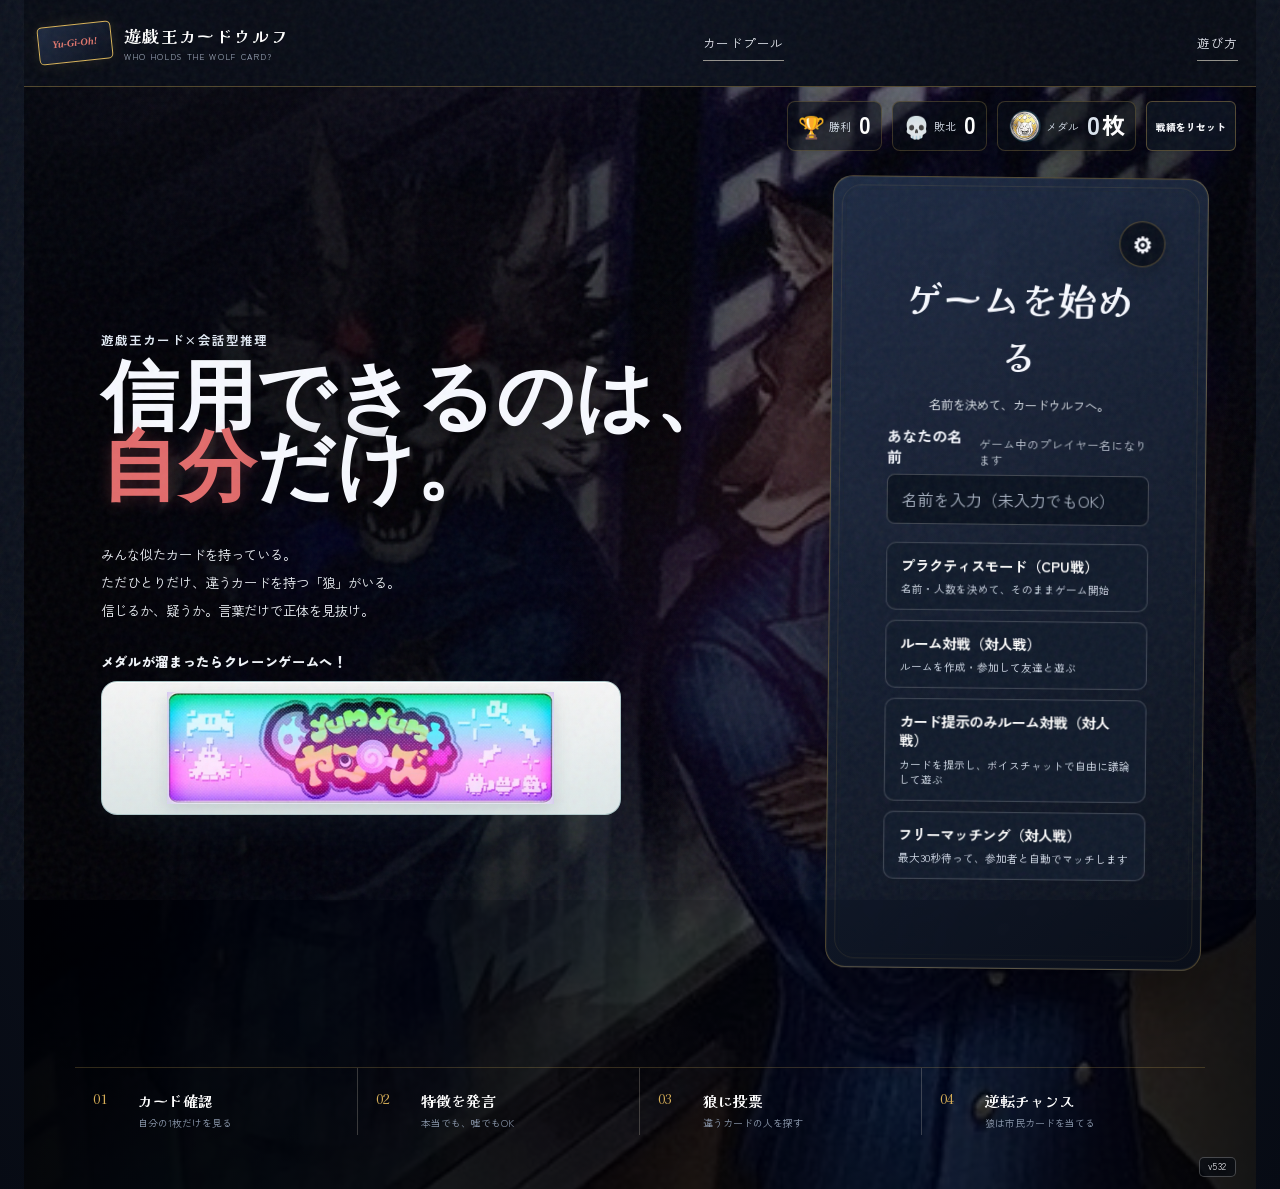
<file: index.html>
<!DOCTYPE html>
<html lang="ja" data-debug-mode="false">
<head>
    <script>document.documentElement.dataset.debugMode=new URLSearchParams(location.search).get("debug")==="1"?"true":"false";</script>
    <meta charset="UTF-8">
    <meta name="viewport" content="width=device-width, initial-scale=1.0">
    <meta name="theme-color" content="#111827">
    <meta name="description" content="遊戯王カードを使って狼カードを見つける会話型推理ゲーム「遊戯王カードウルフ」">
    <title>遊戯王カードウルフ | 会話型カード推理ゲーム</title>
    <link rel="preconnect" href="https://fonts.googleapis.com">
    <link rel="preconnect" href="https://fonts.gstatic.com" crossorigin>
    <link href="https://fonts.googleapis.com/css2?family=Kaisei+Decol:wght@500;700&family=Zen+Kaku+Gothic+New:wght@400;500;700&display=swap" rel="stylesheet">
    <link rel="stylesheet" href="styles.css?v=v532">
</head>
<body>
    <div class="grain" aria-hidden="true"></div>

    <header class="site-header ygo-header">
        <a class="brand" href="#" aria-label="遊戯王カードウルフ トップ">
            <span class="brand-mark ygo-mark" aria-hidden="true"><span>Yu-Gi-Oh!</span></span>
            <span class="brand-copy">
                <strong>遊戯王カードウルフ</strong>
                <small>WHO HOLDS THE WOLF CARD?</small>
            </span>
        </a>
        <button class="text-button" id="poolButton" type="button">カードプール</button>
        <button class="text-button" id="rulesButton" type="button">遊び方</button>
    </header>

    <main>
        <section class="setup-screen" id="setupScreen">
            <div class="hero-copy"><p class="hero-kicker">遊戯王カード×会話型推理</p>
                
                <h1><span class="hero-catch"><span class="catch-line-one">信用できるのは、</span><span class="catch-line-two"><span class="catch-self">自分</span>だけ。</span></span></h1>
                <p class="hero-lead">
                    みんな似たカードを持っている。<br>
                    ただひとりだけ、違うカードを持つ「狼」がいる。<br>
                    信じるか、疑うか。言葉だけで正体を見抜け。
                </p>
                <p class="crane-entry-note crane-entry-note-desktop">メダルが溜まったらクレーンゲームへ！</p>
                <a class="crane-game-button crane-game-button-hero crane-entry-desktop" href="crane.html" aria-label="クレーンゲームへ">
                    <img class="crane-game-logo-image" src="assets/yummy/button_logo.png" alt="クレーンゲームへ">
                </a>
                <div class="hero-wolf-art" aria-hidden="true"><img src="assets/wolf-art.jpg" alt=""></div>
            </div>

            <div class="setup-card ygo-setup-card">
                <div class="setup-inner">
                    <h2>ゲームを始める</h2>
                    <p>名前を決めて、カードウルフへ。</p>

                    <div class="name-field">
                        <label for="playerName"><strong>あなたの名前</strong><span>ゲーム中のプレイヤー名になります</span></label>
                        <input id="playerName" type="text" maxlength="12" placeholder="名前を入力（未入力でもOK）" autocomplete="off">
                    </div>

                    <div class="mode-select" role="group" aria-label="ゲームモード">
                        <button class="mode-button practice-mode-button" id="soloModeButton" type="button" aria-label="プラクティスモード（CPU戦）">
                            <strong>プラクティスモード（CPU戦）</strong><span>名前・人数を決めて、そのままゲーム開始</span>
                        </button>
                        <button class="mode-button online-mode-button" id="onlineModeButton" type="button" aria-label="ルーム対戦（対人戦）">
                            <strong>ルーム対戦（対人戦）</strong><span>ルームを作成・参加して友達と遊ぶ</span>
                        </button>
                        <button class="mode-button voice-mode-button" id="voiceModeButton" type="button" aria-label="カード提示のみルーム対戦（対人戦）">
                            <strong>カード提示のみルーム対戦（対人戦）</strong><span>カードを提示し、ボイスチャットで自由に議論して遊ぶ</span>
                        </button>
                        <button class="mode-button free-match-mode-button" id="freeMatchButton" type="button" aria-label="フリーマッチング（対人戦）">
                            <strong>フリーマッチング（対人戦）</strong><span>最大30秒待って、参加者と自動でマッチします</span>
                        </button>
                    </div>

                    <div class="setup-actions">
                        <button class="settings-gear-button" id="advancedSettingsButton" type="button" aria-label="ルール設定を開く" title="ルール設定">
                            <span aria-hidden="true">⚙</span>
                            <span>ルール設定</span>
                        </button>
                    </div>

                </div>
            </div>

            <div class="crane-entry-mobile"><p class="crane-entry-note">メダルが溜まったらクレーンゲームへ！</p><a class="crane-game-button crane-game-button-hero" href="crane.html" aria-label="クレーンゲームへ"><img class="crane-game-logo-image" src="assets/yummy/button_logo.png" alt="クレーンゲームへ"></a></div>

            <div class="setup-score setup-score-floating" aria-label="戦績">
                <div class="record-item"><span class="record-label"><span class="record-icon" aria-hidden="true">🏆</span>勝利</span><strong id="winCount">0</strong></div>
                <div class="record-item"><span class="record-label"><span class="record-icon" aria-hidden="true">💀</span>敗北</span><strong id="lossCount">0</strong></div>
                <div class="record-item"><span class="record-label"><img class="medal-icon" src="assets/medal-icon.png" alt="">メダル</span><strong><span id="medalCount">0</span>枚</strong></div>
                <button class="reset-score-button" id="resetScoreButton" type="button">戦績をリセット</button>
            </div>

            <span class="build-version" aria-label="ゲームバージョン v532">v532</span>


            <ol class="rule-strip" aria-label="ゲームの流れ">
                <li><span>01</span><strong>カード確認</strong><small>自分の1枚だけを見る</small></li>
                <li><span>02</span><strong>特徴を発言</strong><small>本当でも、嘘でもOK</small></li>
                <li><span>03</span><strong>狼に投票</strong><small>違うカードの人を探す</small></li>
                <li><span>04</span><strong>逆転チャンス</strong><small>狼は市民カードを当てる</small></li>
            </ol>
        </section>

        <section class="game-screen" id="gameScreen" hidden>
            <div class="game-heading">
                <div>
                    <p class="phase-label" id="phaseLabel">PHASE 1 / 特徴を話す</p>
                    <h1 id="phaseTitle">カードを確認しよう</h1>
                </div>
                <div class="game-heading-actions">
                    <div class="game-score" aria-label="戦績">
                        <div class="record-item"><span class="record-label"><span class="record-icon" aria-hidden="true">🏆</span>勝利</span><strong id="gameWinCount">0</strong></div>
                        <div class="record-item"><span class="record-label"><span class="record-icon" aria-hidden="true">💀</span>敗北</span><strong id="gameLossCount">0</strong></div>
                        <div class="record-item"><span class="record-label"><img class="medal-icon" src="assets/medal-icon.png" alt="">メダル</span><strong><span id="gameMedalCount">0</span>枚</strong></div>
                    </div>
                    <button class="text-button" id="restartButton" type="button">部屋を退出</button>
                </div>
            </div>

            <div class="game-layout">
                <div class="game-top-row">
                    <section class="your-card-panel" aria-labelledby="yourCardTitle">
                        <div class="panel-heading">
                            <div>
                                <p>YOUR CARD</p>
                                <h2 id="yourCardTitle">あなたのカード</h2>
                            </div>
                        </div>
                        <div class="playing-card" id="yourCard"></div>
                    </section>

                    <section class="table-panel player-talk-panel" aria-label="プレイヤーと発言内容">
                        <div class="table-felt">
                            <div class="deck-mark ygo-deck-mark" aria-hidden="true">
                                <span>✦</span>
                                <strong>Yu-Gi-Oh!<br>CARD WOLF</strong>
                                <span>✦</span>
                            </div>
                            <div class="players" id="players"></div>
                        </div>
                    </section>
                </div>

                <section class="action-panel" id="actionPanel" aria-live="polite"></section>
            </div>

            <section class="talk-log" aria-labelledby="talkLogTitle">
                <div class="log-heading">
                    <p id="talkLogTitle">TABLE TALK</p>
                    <span id="logCount">0 messages</span>
                </div>
                <div class="log-list" id="talkLog"></div>
            </section>
        </section>
    </main>


    <div class="card-cutin" id="cardCutin" hidden aria-hidden="true">
        <div class="card-cutin-backdrop"></div>
        <div class="card-cutin-panel" role="dialog" aria-modal="true" aria-label="あなたのカード">
            <p class="card-cutin-kicker">YOUR CARD</p>
            <div class="card-cutin-content">
                <div class="card-cutin-image" id="cardCutinImage"></div>
                <div class="card-cutin-copy">
                    <p class="card-cutin-label">今回のカード</p>
                    <h2 id="cardCutinName"></h2>
                    <div class="card-cutin-info" id="cardCutinInfo"></div>
                </div>
            </div>
        </div>
    </div>

    <div class="card-cutin result-cutin" id="resultCutin" hidden aria-hidden="true">
        <div class="card-cutin-backdrop"></div>
        <div class="card-cutin-panel result-cutin-panel" role="dialog" aria-modal="true" aria-label="ゲーム結果">
            <p class="card-cutin-kicker" id="resultCutinKicker">GAME RESULT</p>
            <div class="result-cutin-word" id="resultCutinWord">WIN!</div>
        </div>
    </div>

    <dialog class="rules-dialog online-dialog" id="onlineDialog">
        <button class="dialog-close" id="closeOnlineButton" type="button" aria-label="閉じる">×</button>
        <p class="step-label">ONLINE</p>
        <h2 id="onlineDialogTitle">オンラインモード</h2>
        <p class="dialog-note" id="onlineDialogNote">同じURLから参加し、ルームコードで同じゲームに入ります。最大8人。人間が3人未満ならCPUを自動追加します。</p>

        <div class="online-actions">
            <button class="primary-button compact" id="createRoomButton" type="button"><span>新しい部屋を作る</span><span>＋</span></button>
            <div class="join-room-row">
                <input id="roomCodeInput" maxlength="4" minlength="4" inputmode="text" autocomplete="off" placeholder="ルームコード">
                <button class="secondary-button" id="joinRoomButton" type="button">参加</button>
            </div>
        </div>

        <div class="online-lobby" id="onlineLobby" hidden>
            <div class="room-code-card">
                <span>ROOM CODE</span>
                <strong id="onlineRoomCode">----</strong>
                <small>このコードを友達に伝えてください</small>
            </div>
            <div class="online-lobby-head">
                <strong>参加メンバー</strong>
                <span id="onlineLobbyStatus">接続中…</span>
            </div>
            <div class="online-player-list" id="onlinePlayerList"></div>
            <div class="online-player-limit-setting" id="onlinePlayerLimitSettingRow" data-room-setting="max-players">
                <label for="onlineMaxPlayers"><strong>最大人数</strong><span>3〜8人から選択</span></label>
                <select id="onlineMaxPlayers">
                    <option value="3">3人</option>
                    <option value="4" selected>4人</option>
                    <option value="5">5人</option>
                    <option value="6">6人</option>
                    <option value="7">7人</option>
                    <option value="8">8人</option>
                </select>
            </div>
            <div class="online-cpu-setting" id="onlineCpuSettingRow">
                <label for="onlineCpuCount"><strong>CPU追加</strong><span>0人が基本。3人未満なら自動追加</span></label>
                <select id="onlineCpuCount">
                    <option value="0" selected>0人</option>
                    <option value="1">1人</option>
                    <option value="2">2人</option>
                    <option value="3">3人</option>
                </select>
            </div>
            <div class="online-voice-setting" id="onlineVoiceSettingRow" hidden>
                <label class="discussion-time-label" for="onlineDiscussionMinutes"><strong>議論時間</strong><select id="onlineDiscussionMinutes"><option value="60">1分</option><option value="120" selected>2分</option><option value="180">3分</option><option value="300">5分</option></select></label>
                <small class="voice-mode-note">ボイスチャットで自由に議論し、発言ボタンを使わずに遊びます。</small>
            </div>
            <button class="primary-button compact" id="onlineStartButton" type="button"><span>ホストがゲームを開始</span><span>→</span></button>
            <button class="text-button online-leave-button" id="leaveRoomButton" type="button">部屋を退出</button>
        </div>
    </dialog>

    <dialog class="rules-dialog settings-dialog" id="settingsDialog">
        <button class="dialog-close" id="closeSettingsButton" type="button" aria-label="閉じる">×</button>
        <p class="step-label">ADVANCED SETTINGS</p>
        <h2>ルール設定</h2>
        <p class="dialog-note">ゲームの追加設定はここで変更できます。</p>
        <div class="game-settings advanced-settings" aria-label="ルール設定">
            <div class="setting-row">
                <label for="practicePlayerCount"><strong>プラクティスモードの人数設定</strong><span>CPU戦で遊ぶ人数を3〜8人から選択します</span></label>
                <select id="practicePlayerCount">
                    <option value="3">3人</option>
                    <option value="4" selected>4人（おすすめ）</option>
                    <option value="5">5人</option>
                    <option value="6">6人</option>
                    <option value="7">7人</option>
                    <option value="8">8人</option>
                </select>
            </div>
            <div class="setting-row">
                <label for="cardPoolSize"><strong>カードプール選択</strong><span>上から選んだ種類数だけをゲームで使用します。カードプール画面では未使用カードを灰色で表示します。</span></label>
                <select id="cardPoolSize">
                    <option value="40">40種</option>
                    <option value="50">50種</option>
                    <option value="60">60種</option>
                    <option value="70">70種</option>
                    <option value="80">80種</option>
                    <option value="90">90種</option>
                    <option value="100" selected>100種</option>
                </select>
            </div>
            <div class="setting-row">
                <label for="speechCount"><strong>発言回数</strong><span>2回目は逆順、3回目は元の順に戻ります</span></label>
                <select id="speechCount">
                    <option value="3">3回</option>
                    <option value="2" selected>2回（おすすめ）</option>
                    <option value="1">1回</option>
                </select>
            </div>
            <div class="setting-row">
                <label for="liePenalty"><strong>狼の嘘ペナルティ</strong><span>嘘2回または曖昧＋嘘で逆転権なし</span></label>
                <input id="liePenalty" type="checkbox">
            </div>
            <div class="setting-row">
                <label for="noRevote"><strong>再投票をしない</strong><span>同票時も再投票せずランダム決定します</span></label>
                <input id="noRevote" type="checkbox">
            </div>
            <div class="setting-row">
                <label for="showLieCount"><strong>嘘の回数を表示</strong><span>チェックするとゲーム中に嘘の回数を表示します</span></label>
                <input id="showLieCount" type="checkbox">
            </div>
            <div class="setting-row">
                <label for="hideCardCutin"><strong>カットインを非表示</strong><span>チェックするとゲーム開始時のカード提示・勝敗確定時のカットインを表示しません</span></label>
                <input id="hideCardCutin" type="checkbox">
            </div>
        </div>
        <button class="primary-button compact" id="closeSettingsButtonBottom" type="button">設定を閉じる</button>
    </dialog>

    <dialog class="rules-dialog" id="rulesDialog">
        <button class="dialog-close" id="closeRulesButton" type="button" aria-label="閉じる">×</button>
        <p class="step-label">HOW TO PLAY</p>
        <h2>遊び方</h2>
        <ol>
            <li><span>1</span><p>全員にカードが1枚ずつ配られます。1人だけが<strong>狼カード</strong>、残りは同じ<strong>市民カード</strong>です。自分のカードは見えますが、自分の役割は分かりません。</p></li>
            <li><span>2</span><p>設定した回数だけ、順番にカードの特徴を話します。2回設定では、2回目の発言順が逆になります。前の人と同じ特徴は選べません。</p></li>
            <li><span>3</span><p>全員の発言後、狼だと思う人へ投票します。最多票が市民なら狼の勝利です。</p></li>
            <li><span>4</span><p>最多票が狼なら逆転チャンス。ただし「狼の嘘ペナルティ」がONで、狼が嘘発言を2回するか、曖昧発言と嘘発言をそれぞれ1回すると逆転チャンスを失います。</p></li>
        </ol>
        <p class="dialog-note">同票の場合は、設定により最多票以外のプレイヤーが最多票者だけを対象に1回だけ再投票します。再投票しない設定では従来どおりランダム決定です。</p>
    </dialog>

    <dialog class="rules-dialog pool-dialog" id="poolDialog">
        <button class="dialog-close" id="closePoolButton" type="button" aria-label="閉じる">×</button>
        <p class="step-label">CARD POOL</p>
        <h2>使用カード <span id="poolCount">100</span>種</h2>
        <p class="dialog-note">現在のゲームで使用するカードです。灰色のカードは今回のゲームでは使用されません。</p>
        <div class="pool-grid" id="poolGrid"></div>
    </dialog>
    <script src="data/cards.js"></script>
    <script src="firebase-config.js?v=v532"></script>
    <script src="version-check.js?v=v532"></script>
    <script src="app.js?v=v532"></script>
    <script src="debug.js?v=v532"></script>
</body>
</html>
</file>
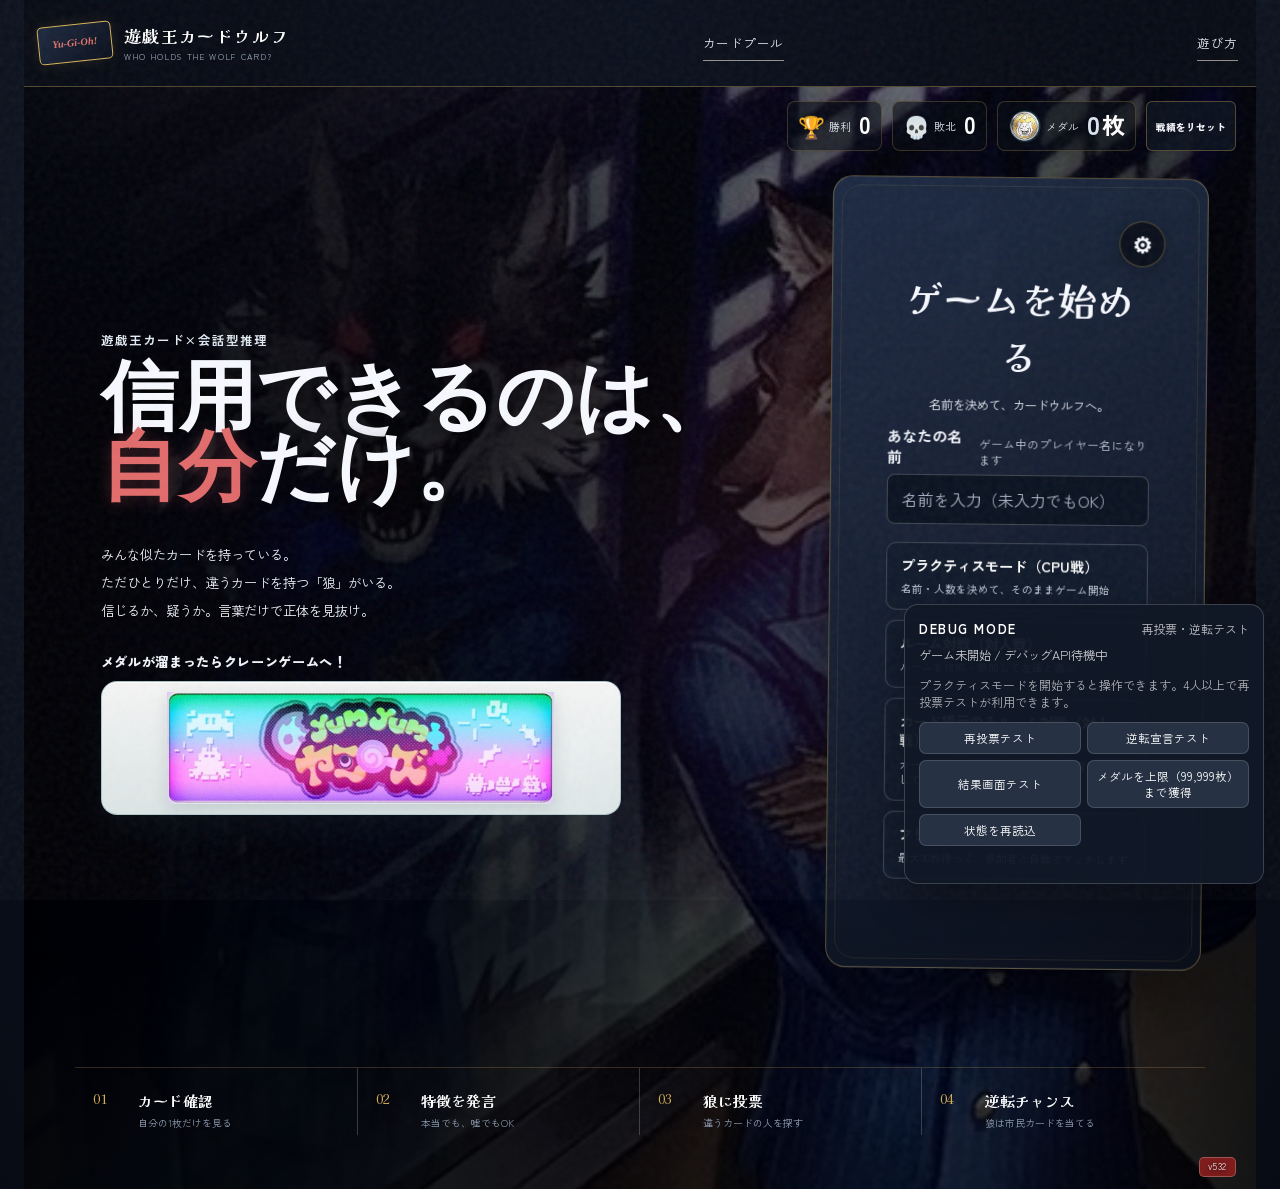
<file: debug.html>
<!doctype html><html lang="ja"><head><meta charset="utf-8"><meta name="viewport" content="width=device-width,initial-scale=1"><title>CardWolf Debug Launcher</title><script>location.replace("index.html?debug=1");</script></head><body><p>デバッグモードを起動しています…</p><p><a href="index.html?debug=1">起動できない場合はこちら</a></p></body></html>
</file>
<file: styles.css>
:root {
    --ink: #202722;
    --cream: #f2ead8;
    --paper: #fffaf0;
    --green: #173f35;
    --green-light: #2f6655;
    --red: #a93f35;
    --gold: #d5ad57;
    --line: rgba(242, 234, 216, 0.22);
    --shadow: 0 22px 60px rgba(8, 25, 20, 0.24);
}

* {
    box-sizing: border-box;
}

html {
    scroll-behavior: smooth;
}

body {
    min-width: 320px;
    min-height: 100vh;
    margin: 0;
    color: var(--cream);
    background:
        radial-gradient(circle at 16% 12%, rgba(64, 127, 103, 0.45), transparent 28rem),
        radial-gradient(circle at 86% 75%, rgba(97, 39, 34, 0.2), transparent 32rem),
        var(--green);
    font-family: "Zen Kaku Gothic New", sans-serif;
}

button,
select {
    font: inherit;
}

button,
a,
select {
    -webkit-tap-highlight-color: transparent;
}

button {
    color: inherit;
}

button:focus-visible,
a:focus-visible,
select:focus-visible {
    outline: 3px solid var(--gold);
    outline-offset: 4px;
}

[hidden] {
    display: none !important;
}

.grain {
    position: fixed;
    inset: 0;
    z-index: 50;
    pointer-events: none;
    opacity: 0.17;
    background-image: url("data:image/svg+xml,%3Csvg viewBox='0 0 180 180' xmlns='http://www.w3.org/2000/svg'%3E%3Cfilter id='n'%3E%3CfeTurbulence type='fractalNoise' baseFrequency='.8' numOctaves='4' stitchTiles='stitch'/%3E%3C/filter%3E%3Crect width='100%25' height='100%25' filter='url(%23n)' opacity='.35'/%3E%3C/svg%3E");
}

.site-header {
    position: relative;
    z-index: 10;
    display: flex;
    width: min(1440px, calc(100% - 48px));
    margin: 0 auto;
    padding: 24px 0;
    align-items: center;
    justify-content: space-between;
    border-bottom: 1px solid var(--line);
}

.brand {
    display: inline-flex;
    color: inherit;
    align-items: center;
    gap: 12px;
    text-decoration: none;
}

.brand-mark {
    position: relative;
    display: grid;
    width: 42px;
    height: 50px;
    border: 1px solid rgba(242, 234, 216, 0.65);
    border-radius: 5px;
    background: rgba(255, 250, 240, 0.08);
    place-items: center;
    transform: rotate(-6deg);
}

.brand-mark span {
    position: absolute;
    font-family: Georgia, serif;
    font-size: 1.05rem;
}

.brand-mark span:first-child {
    top: 5px;
    left: 7px;
}

.brand-mark span:last-child {
    right: 7px;
    bottom: 5px;
    color: #df766c;
    transform: rotate(180deg);
}

.brand-copy {
    display: grid;
}

.brand-copy strong {
    font-family: "Kaisei Decol", serif;
    font-size: 1.05rem;
    letter-spacing: 0.08em;
}

.brand-copy small {
    margin-top: 2px;
    color: rgba(242, 234, 216, 0.58);
    font-size: 0.52rem;
    letter-spacing: 0.2em;
}

.text-button {
    padding: 8px 0;
    border: 0;
    border-bottom: 1px solid rgba(242, 234, 216, 0.6);
    background: transparent;
    font-size: 0.78rem;
    letter-spacing: 0.12em;
    cursor: pointer;
}

main {
    position: relative;
    z-index: 1;
}

.setup-screen,
.game-screen {
    width: min(1440px, calc(100% - 48px));
    margin: 0 auto;
}

.setup-screen {
    display: grid;
    grid-template-columns: minmax(0, 1.15fr) minmax(360px, 0.65fr);
    min-height: calc(100vh - 99px);
    padding: clamp(56px, 9vh, 110px) 0 54px;
    gap: clamp(64px, 9vw, 150px);
    align-items: center;
}

.hero-copy {
    align-self: center;
    animation: rise 700ms cubic-bezier(.2, .8, .2, 1) both;
}

.kicker {
    display: flex;
    margin: 0 0 38px;
    color: rgba(242, 234, 216, 0.68);
    align-items: center;
    gap: 14px;
    font-size: 0.72rem;
    letter-spacing: 0.12em;
}

.kicker span {
    display: inline-block;
    padding: 6px 9px;
    border: 1px solid rgba(242, 234, 216, 0.38);
    color: var(--gold);
    font-size: 0.58rem;
}

.hero-copy h1 {
    margin: 0;
    font-family: "Kaisei Decol", serif;
    font-size: clamp(3.8rem, 7.5vw, 8.6rem);
    font-weight: 700;
    line-height: 0.98;
    letter-spacing: -0.075em;
}

.hero-copy h1 em {
    position: relative;
    color: var(--gold);
    font-style: normal;
}

.hero-copy h1 em::after {
    position: absolute;
    right: -0.08em;
    bottom: -0.05em;
    left: 0.03em;
    height: 0.08em;
    background: var(--red);
    content: "";
    transform: rotate(-2deg);
}

.hero-lead {
    max-width: 650px;
    margin: 36px 0 0;
    color: rgba(242, 234, 216, 0.72);
    font-size: clamp(0.84rem, 1vw, 1rem);
    line-height: 2.1;
}

.setup-card {
    position: relative;
    width: min(100%, 430px);
    min-height: 680px;
    margin-left: auto;
    padding: 14px;
    border-radius: 20px;
    color: var(--ink);
    background: var(--paper);
    box-shadow: 18px 22px 0 rgba(9, 28, 22, 0.34), var(--shadow);
    transform: rotate(2deg);
    animation: card-in 800ms 120ms cubic-bezier(.2, .8, .2, 1) both;
}

.setup-card::before {
    position: absolute;
    inset: 12px;
    border: 1px solid rgba(32, 39, 34, 0.18);
    border-radius: 12px;
    content: "";
}

.corner {
    position: absolute;
    z-index: 2;
    font-family: Georgia, serif;
    font-size: 2rem;
}

.corner-top {
    top: 25px;
    left: 29px;
}

.corner-bottom {
    right: 29px;
    bottom: 25px;
    transform: rotate(180deg);
}

.setup-inner {
    position: relative;
    z-index: 2;
    display: flex;
    min-height: 652px;
    padding: 78px 42px 60px;
    align-items: center;
    flex-direction: column;
    justify-content: center;
    text-align: center;
}

.step-label {
    margin: 0 0 13px;
    color: var(--red);
    font-size: 0.64rem;
    font-weight: 700;
    letter-spacing: 0.2em;
}

.setup-inner h2,
.rules-dialog h2 {
    margin: 0;
    font-family: "Kaisei Decol", serif;
    font-size: clamp(1.65rem, 3vw, 2.4rem);
}

.setup-inner > p:not(.step-label):not(.count-note) {
    margin: 14px 0 0;
    color: rgba(32, 39, 34, 0.62);
    font-size: 0.78rem;
}

.player-count {
    display: grid;
    grid-template-columns: 52px 1fr 52px;
    width: 100%;
    margin: 38px 0 8px;
    align-items: center;
}

.player-count output {
    font-family: "Kaisei Decol", serif;
    font-size: 5.7rem;
    font-weight: 700;
    line-height: 1;
}

.count-control {
    width: 48px;
    height: 48px;
    border: 1px solid rgba(32, 39, 34, 0.34);
    border-radius: 50%;
    background: transparent;
    font-size: 1.5rem;
    cursor: pointer;
    transition: color 160ms ease, background 160ms ease, transform 160ms ease;
}

.count-control:hover:not(:disabled) {
    color: var(--paper);
    background: var(--green);
    transform: scale(1.07);
}

.count-control:disabled {
    opacity: 0.22;
    cursor: not-allowed;
}

.count-note {
    margin: 0 0 36px;
    color: rgba(32, 39, 34, 0.48);
    font-size: 0.68rem;
}

.primary-button {
    display: flex;
    width: 100%;
    padding: 17px 20px;
    border: 1px solid var(--ink);
    border-radius: 3px;
    color: var(--paper);
    background: var(--ink);
    align-items: center;
    justify-content: space-between;
    font-weight: 700;
    cursor: pointer;
    box-shadow: 5px 5px 0 var(--gold);
    transition: transform 160ms ease, box-shadow 160ms ease, background 160ms ease;
}

.primary-button:hover {
    background: var(--red);
    transform: translate(-2px, -2px);
    box-shadow: 7px 7px 0 var(--gold);
}

.primary-button:active {
    transform: translate(4px, 4px);
    box-shadow: 1px 1px 0 var(--gold);
}

.primary-button.compact {
    max-width: 340px;
    margin-top: 24px;
}

.rule-strip {
    display: grid;
    grid-column: 1 / -1;
    grid-template-columns: repeat(4, 1fr);
    margin: 8px 0 0;
    padding: 0;
    border-top: 1px solid var(--line);
    list-style: none;
}

.rule-strip li {
    display: grid;
    padding: 22px 22px 5px 0;
    grid-template-columns: 42px 1fr;
    border-right: 1px solid var(--line);
}

.rule-strip li:last-child {
    border-right: 0;
}

.rule-strip span {
    grid-row: 1 / 3;
    color: var(--gold);
    font-family: "Kaisei Decol", serif;
    font-size: 0.78rem;
}

.rule-strip strong {
    font-family: "Kaisei Decol", serif;
    font-size: 0.92rem;
}

.rule-strip small {
    margin-top: 4px;
    color: rgba(242, 234, 216, 0.5);
    font-size: 0.62rem;
}

.game-screen {
    padding: 42px 0 80px;
    animation: rise 500ms ease both;
}

.game-heading {
    display: flex;
    margin-bottom: 28px;
    align-items: flex-end;
    justify-content: space-between;
}

.phase-label {
    margin: 0 0 8px;
    color: var(--gold);
    font-size: 0.64rem;
    font-weight: 700;
    letter-spacing: 0.2em;
}

.game-heading h1 {
    margin: 0;
    font-family: "Kaisei Decol", serif;
    font-size: clamp(2rem, 4vw, 4.2rem);
    line-height: 1.15;
}

.game-layout {
    display: grid;
    grid-template-columns: minmax(0, 1.2fr) minmax(360px, 0.8fr);
    gap: 24px;
    align-items: start;
}

.table-panel {
    min-width: 0;
    padding: 15px;
    border: 1px solid rgba(242, 234, 216, 0.24);
    border-radius: 42px;
    background: #113128;
    box-shadow: var(--shadow);
}

.table-felt {
    position: relative;
    min-height: 680px;
    padding: 34px;
    overflow: hidden;
    border: 1px solid rgba(213, 173, 87, 0.52);
    border-radius: 30px;
    background:
        radial-gradient(circle at center, rgba(255, 255, 255, 0.055), transparent 50%),
        repeating-linear-gradient(120deg, rgba(255, 255, 255, 0.018) 0 1px, transparent 1px 5px),
        #245747;
}

.table-felt::before {
    position: absolute;
    inset: 20%;
    border: 1px solid rgba(242, 234, 216, 0.13);
    border-radius: 50%;
    content: "";
}

.deck-mark {
    position: absolute;
    top: 50%;
    left: 50%;
    display: grid;
    width: 150px;
    height: 210px;
    border: 1px solid rgba(242, 234, 216, 0.15);
    border-radius: 10px;
    color: rgba(242, 234, 216, 0.15);
    place-items: center;
    text-align: center;
    transform: translate(-50%, -50%) rotate(-5deg);
}

.deck-mark::before {
    position: absolute;
    inset: 7px;
    border: 1px solid currentColor;
    border-radius: 6px;
    content: "";
}

.deck-mark span {
    position: absolute;
    font-family: Georgia, serif;
    font-size: 1.6rem;
}

.deck-mark span:first-child {
    top: 18px;
    left: 20px;
}

.deck-mark span:last-child {
    right: 20px;
    bottom: 18px;
    transform: rotate(180deg);
}

.deck-mark strong {
    font-family: "Kaisei Decol", serif;
    font-size: 1.2rem;
    letter-spacing: 0.12em;
}

.players {
    position: relative;
    z-index: 2;
    display: grid;
    grid-template-columns: repeat(2, minmax(0, 1fr));
    gap: 12px;
}

.player-seat {
    position: relative;
    display: grid;
    min-height: 98px;
    padding: 14px;
    border: 1px solid rgba(242, 234, 216, 0.18);
    border-radius: 8px;
    background: rgba(10, 40, 31, 0.62);
    grid-template-columns: 48px 1fr;
    gap: 13px;
    align-items: center;
    backdrop-filter: blur(8px);
    transition: border-color 200ms ease, background 200ms ease, transform 200ms ease;
}

.player-seat.is-you {
    border-color: rgba(213, 173, 87, 0.65);
}

.player-seat.is-current {
    border-color: var(--gold);
    background: rgba(213, 173, 87, 0.14);
    transform: translateY(-3px);
    animation: seat-pulse 1.6s ease-in-out infinite;
}

.player-seat.is-eliminated {
    border-color: #e37066;
    background: rgba(111, 31, 28, 0.52);
}

.avatar,
.mini-avatar {
    display: grid;
    border: 1px solid rgba(242, 234, 216, 0.38);
    border-radius: 50%;
    color: var(--gold);
    place-items: center;
    font-size: 0.62rem;
    font-weight: 700;
    letter-spacing: 0.08em;
}

.avatar {
    width: 48px;
    height: 48px;
}

.seat-copy {
    min-width: 0;
}

.seat-name {
    display: flex;
    align-items: center;
    gap: 8px;
}

.seat-name strong {
    font-family: "Kaisei Decol", serif;
    font-size: 0.92rem;
}

.seat-name span {
    padding: 2px 5px;
    border: 1px solid rgba(242, 234, 216, 0.2);
    color: rgba(242, 234, 216, 0.52);
    font-size: 0.48rem;
    letter-spacing: 0.08em;
}

.seat-copy p {
    margin: 7px 0 0;
    overflow: hidden;
    color: rgba(242, 234, 216, 0.64);
    font-size: 0.66rem;
    line-height: 1.5;
    text-overflow: ellipsis;
    white-space: nowrap;
}

.vote-count {
    position: absolute;
    top: -7px;
    right: -6px;
    padding: 5px 8px;
    border-radius: 20px;
    color: var(--ink);
    background: var(--gold);
    font-size: 0.6rem;
    font-weight: 700;
}

.role-reveal {
    position: absolute;
    right: 10px;
    bottom: 8px;
    padding: 3px 7px;
    border-radius: 2px;
    font-size: 0.58rem;
    font-weight: 700;
}

.role-reveal.wolf {
    color: #ffe9e6;
    background: var(--red);
}

.role-reveal.citizen {
    color: var(--green);
    background: var(--cream);
}

.play-panel {
    display: grid;
    min-width: 0;
    gap: 20px;
}

.your-card-panel,
.action-panel {
    padding: clamp(22px, 3vw, 34px);
    border-radius: 10px;
    color: var(--ink);
    background: var(--cream);
    box-shadow: var(--shadow);
}

.your-card-panel {
    display: grid;
    grid-template-columns: 1fr auto;
    gap: 12px 24px;
    align-items: center;
}

.panel-heading {
    grid-column: 1 / -1;
    display: flex;
    align-items: flex-start;
    justify-content: space-between;
}

.panel-heading p,
.action-heading > p,
.thinking-state p,
.wolf-reveal p,
.result-banner > p {
    margin: 0 0 5px;
    color: var(--red);
    font-size: 0.58rem;
    font-weight: 700;
    letter-spacing: 0.18em;
}

.panel-heading h2,
.action-heading h2,
.thinking-state h2,
.wolf-reveal h2,
.result-banner h2 {
    margin: 0;
    font-family: "Kaisei Decol", serif;
    font-size: clamp(1.2rem, 2vw, 1.7rem);
}

.secret-tag {
    padding: 5px 8px;
    border: 1px solid rgba(32, 39, 34, 0.24);
    font-size: 0.55rem;
    letter-spacing: 0.08em;
}

.playing-card {
    position: relative;
    display: grid;
    width: 112px;
    height: 156px;
    margin: 8px 0 0 8px;
    border: 1px solid rgba(32, 39, 34, 0.26);
    border-radius: 8px;
    background: var(--paper);
    box-shadow: 8px 9px 0 rgba(32, 39, 34, 0.13);
    place-items: center;
    animation: card-flip 620ms cubic-bezier(.2, .8, .2, 1) both;
}

.playing-card.red {
    color: var(--red);
}

.playing-card.black {
    color: var(--ink);
}

.card-symbol {
    font-family: Georgia, serif;
    font-size: 3.8rem;
}

.card-corner {
    position: absolute;
    display: grid;
    justify-items: center;
    line-height: 0.9;
}

.card-corner strong {
    font-family: Georgia, serif;
    font-size: 1rem;
}

.card-corner small {
    font-family: Georgia, serif;
    font-size: 0.9rem;
}

.card-corner.top {
    top: 9px;
    left: 10px;
}

.card-corner.bottom {
    right: 10px;
    bottom: 9px;
    transform: rotate(180deg);
}

.card-help {
    max-width: 220px;
    margin: 0;
    color: rgba(32, 39, 34, 0.56);
    font-size: 0.72rem;
    line-height: 1.7;
}

.action-panel {
    min-height: 300px;
    background: var(--paper);
}

.action-heading {
    margin-bottom: 22px;
}

.action-heading > span,
.thinking-state span,
.wolf-reveal span,
.result-banner > span {
    display: block;
    margin-top: 8px;
    color: rgba(32, 39, 34, 0.58);
    font-size: 0.7rem;
    line-height: 1.6;
}

.action-heading.danger > p {
    color: var(--red);
}

.choice-list,
.vote-grid {
    display: grid;
    gap: 8px;
}

.choice-button,
.vote-button {
    display: flex;
    width: 100%;
    border: 1px solid rgba(32, 39, 34, 0.18);
    color: var(--ink);
    background: transparent;
    align-items: center;
    text-align: left;
    cursor: pointer;
    transition: color 150ms ease, background 150ms ease, transform 150ms ease;
}

.choice-button {
    padding: 12px 14px;
    justify-content: space-between;
    font-size: 0.74rem;
}

.choice-button:hover,
.vote-button:hover {
    color: var(--paper);
    background: var(--green);
    transform: translateX(4px);
}

.vote-grid {
    grid-template-columns: repeat(2, minmax(0, 1fr));
}

.vote-button {
    padding: 10px;
    gap: 10px;
}

.mini-avatar {
    width: 38px;
    height: 38px;
    flex: 0 0 auto;
    border-color: rgba(32, 39, 34, 0.28);
    color: var(--red);
}

.vote-button:hover .mini-avatar {
    border-color: rgba(255, 250, 240, 0.55);
    color: var(--gold);
}

.vote-button > span:last-child {
    display: grid;
    min-width: 0;
}

.vote-button strong {
    font-family: "Kaisei Decol", serif;
    font-size: 0.76rem;
}

.vote-button small {
    margin-top: 2px;
    overflow: hidden;
    opacity: 0.58;
    font-size: 0.55rem;
    text-overflow: ellipsis;
    white-space: nowrap;
}

.thinking-state,
.wolf-reveal {
    display: flex;
    min-height: 230px;
    align-items: center;
    gap: 24px;
}

.thinking-card,
.wolf-eye {
    display: grid !important;
    width: 88px;
    height: 120px;
    margin: 0 !important;
    flex: 0 0 auto;
    border: 1px solid rgba(32, 39, 34, 0.28);
    border-radius: 7px;
    color: var(--paper) !important;
    background: var(--green);
    box-shadow: 7px 8px 0 var(--gold);
    place-items: center;
    font-family: "Kaisei Decol", serif;
    font-size: 2.5rem !important;
    animation: think 1.4s ease-in-out infinite;
}

.wolf-eye {
    background: var(--red);
    animation: none;
    transform: rotate(-4deg);
}

.guess-controls {
    display: grid;
    grid-template-columns: 1fr 1fr;
    margin-top: 22px;
    gap: 12px;
}

.guess-controls label {
    display: grid;
    color: rgba(32, 39, 34, 0.55);
    gap: 7px;
    font-size: 0.62rem;
    font-weight: 700;
    letter-spacing: 0.1em;
}

.guess-controls select {
    width: 100%;
    padding: 12px;
    border: 1px solid rgba(32, 39, 34, 0.28);
    border-radius: 0;
    color: var(--ink);
    background: var(--cream);
}

.result-banner {
    padding: 24px;
    border-left: 5px solid var(--gold);
    background: rgba(23, 63, 53, 0.07);
}

.result-banner.wolf-win {
    border-color: var(--red);
    background: rgba(169, 63, 53, 0.08);
}

.answer-cards {
    display: grid;
    grid-template-columns: 1fr 1fr;
    margin-top: 14px;
    gap: 10px;
}

.answer-cards div {
    display: grid;
    padding: 12px;
    border: 1px solid rgba(32, 39, 34, 0.16);
}

.answer-cards small {
    color: rgba(32, 39, 34, 0.5);
    font-size: 0.55rem;
}

.answer-cards strong {
    margin-top: 2px;
    font-family: "Kaisei Decol", serif;
    font-size: 1.3rem;
}

.talk-log {
    display: grid;
    grid-template-columns: 170px 1fr;
    margin-top: 24px;
    padding: 26px;
    border-top: 1px solid var(--line);
    border-bottom: 1px solid var(--line);
    gap: 30px;
}

.log-heading p {
    margin: 0;
    color: var(--gold);
    font-size: 0.62rem;
    font-weight: 700;
    letter-spacing: 0.18em;
}

.log-heading span {
    display: block;
    margin-top: 5px;
    color: rgba(242, 234, 216, 0.4);
    font-size: 0.6rem;
}

.log-list {
    display: grid;
    gap: 1px;
}

.empty-log {
    margin: 0;
    color: rgba(242, 234, 216, 0.42);
    font-size: 0.72rem;
}

.log-entry {
    display: grid;
    grid-template-columns: 34px 86px 1fr;
    padding: 10px 0;
    border-bottom: 1px solid rgba(242, 234, 216, 0.09);
    gap: 10px;
    align-items: baseline;
}

.log-entry > span {
    color: var(--gold);
    font-family: "Kaisei Decol", serif;
    font-size: 0.62rem;
}

.log-entry strong {
    font-size: 0.7rem;
}

.log-entry p {
    margin: 0;
    color: rgba(242, 234, 216, 0.66);
    font-size: 0.7rem;
}

.log-entry.system strong,
.log-entry.system p {
    color: #e9c879;
}

.rules-dialog {
    width: min(620px, calc(100% - 32px));
    padding: clamp(28px, 5vw, 54px);
    border: 0;
    border-radius: 10px;
    color: var(--ink);
    background: var(--paper);
    box-shadow: 18px 20px 0 rgba(8, 24, 19, 0.3);
}

.rules-dialog::backdrop {
    background: rgba(7, 22, 17, 0.75);
    backdrop-filter: blur(5px);
}

.dialog-close {
    position: absolute;
    top: 18px;
    right: 18px;
    width: 36px;
    height: 36px;
    border: 1px solid rgba(32, 39, 34, 0.25);
    border-radius: 50%;
    color: var(--ink);
    background: transparent;
    cursor: pointer;
}

.rules-dialog ol {
    display: grid;
    margin: 30px 0 0;
    padding: 0;
    gap: 16px;
    list-style: none;
}

.rules-dialog li {
    display: grid;
    grid-template-columns: 34px 1fr;
    gap: 14px;
}

.rules-dialog li > span {
    display: grid;
    width: 32px;
    height: 32px;
    border-radius: 50%;
    color: var(--paper);
    background: var(--green);
    place-items: center;
    font-family: "Kaisei Decol", serif;
    font-size: 0.76rem;
}

.rules-dialog li p {
    margin: 3px 0 0;
    color: rgba(32, 39, 34, 0.72);
    font-size: 0.78rem;
    line-height: 1.8;
}

.dialog-note {
    margin: 26px 0 0;
    padding: 12px 14px;
    color: rgba(32, 39, 34, 0.58);
    background: var(--cream);
    font-size: 0.68rem;
}

@keyframes rise {
    from { opacity: 0; transform: translateY(24px); }
    to { opacity: 1; transform: translateY(0); }
}

@keyframes card-in {
    from { opacity: 0; transform: translateY(30px) rotate(7deg); }
    to { opacity: 1; transform: translateY(0) rotate(2deg); }
}

@keyframes card-flip {
    from { opacity: 0; transform: rotateY(90deg) translateY(8px); }
    to { opacity: 1; transform: rotateY(0) translateY(0); }
}

@keyframes think {
    50% { transform: translateY(-6px) rotate(3deg); }
}

@keyframes seat-pulse {
    50% { box-shadow: 0 0 0 4px rgba(213, 173, 87, 0.12); }
}

@media (max-width: 1040px) {
    .setup-screen {
        grid-template-columns: 1fr minmax(330px, 0.7fr);
        gap: 50px;
    }

    .game-layout {
        grid-template-columns: 1fr;
    }

    .play-panel {
        grid-template-columns: minmax(280px, 0.7fr) minmax(0, 1.3fr);
        align-items: stretch;
    }

    .action-panel {
        min-height: 100%;
    }
}

@media (max-width: 760px) {
    .site-header,
    .setup-screen,
    .game-screen {
        width: min(100% - 28px, 1440px);
    }

    .brand-copy small {
        display: none;
    }

    .setup-screen {
        grid-template-columns: 1fr;
        padding-top: 48px;
        gap: 54px;
    }

    .hero-copy h1 {
        font-size: clamp(3.5rem, 17vw, 6rem);
    }

    .hero-lead br {
        display: none;
    }

    .setup-card {
        width: min(92%, 430px);
        margin: 0 auto;
        min-height: 680px;
    }

    .setup-inner {
        min-height: 652px;
        padding-right: 28px;
        padding-left: 28px;
    }

    .rule-strip {
        grid-template-columns: 1fr 1fr;
    }

    .rule-strip li:nth-child(2) {
        border-right: 0;
    }

    .game-screen {
        padding-top: 28px;
    }

    .table-panel {
        padding: 8px;
        border-radius: 24px;
    }

    .table-felt {
        min-height: 0;
        padding: 18px;
        border-radius: 17px;
    }

    .table-felt::before,
    .deck-mark {
        display: none;
    }

    .players {
        grid-template-columns: 1fr;
    }

    .player-seat {
        min-height: 84px;
    }

    .play-panel {
        grid-template-columns: 1fr;
    }

    .talk-log {
        grid-template-columns: 1fr;
        padding: 22px 4px;
        gap: 18px;
    }

    .log-entry {
        grid-template-columns: 28px 70px 1fr;
    }
}

@media (max-width: 440px) {
    .kicker {
        align-items: flex-start;
        flex-direction: column;
        gap: 8px;
    }

    .rule-strip {
        grid-template-columns: 1fr;
    }

    .rule-strip li {
        border-right: 0;
    }

    .game-heading {
        align-items: flex-start;
        gap: 15px;
    }

    .game-heading .text-button {
        flex: 0 0 auto;
    }

    .your-card-panel {
        grid-template-columns: auto 1fr;
    }

    .playing-card {
        width: 96px;
        height: 136px;
        margin-left: 0;
    }

    .vote-grid,
    .guess-controls {
        grid-template-columns: 1fr;
    }

    .log-entry {
        grid-template-columns: 28px 1fr;
    }

    .log-entry p {
        grid-column: 2;
    }
}

@media (prefers-reduced-motion: reduce) {
    *,
    *::before,
    *::after {
        scroll-behavior: auto !important;
        animation-duration: 0.01ms !important;
        animation-iteration-count: 1 !important;
        transition-duration: 0.01ms !important;
    }
}

/* Yu-Gi-Oh! card presentation */
.ygo-card-face{width:100%;height:100%;display:flex;align-items:center;justify-content:center;overflow:hidden;border-radius:10px;background:#171717}
.ygo-card-face img{display:block;width:100%;height:100%;object-fit:contain}
.playing-card.ygo{width:190px;height:275px;padding:0;border-radius:12px;overflow:hidden;background:#101010;box-shadow:0 20px 40px rgba(0,0,0,.28)}
.playing-card.ygo .ygo-card-face img{width:100%;height:100%;object-fit:contain}
.player-seat .ygo-thumb{width:48px;height:70px;border-radius:5px;object-fit:contain;background:#111;box-shadow:0 4px 12px rgba(0,0,0,.15)}
.pool-grid{display:grid;grid-template-columns:repeat(auto-fill,minmax(110px,1fr));gap:12px;margin-top:18px;max-height:65vh;overflow:auto;padding-right:4px}
.pool-card{background:rgba(0,0,0,.05);border-radius:10px;padding:7px;text-align:center}
.pool-card img{width:100%;aspect-ratio:0.69;object-fit:contain;border-radius:6px;background:#111}
.pool-card small{display:block;margin-top:6px;font-size:.72rem;line-height:1.25}
.guess-card-grid{display:grid;grid-template-columns:repeat(auto-fill,minmax(90px,1fr));gap:10px;max-height:42vh;overflow:auto;margin:12px 0}
.guess-card-button{border:1px solid rgba(0,0,0,.12);background:#fff;border-radius:8px;padding:5px;cursor:pointer}
.guess-card-button img{width:100%;aspect-ratio:.69;object-fit:contain}
.guess-card-button span{display:block;font-size:.68rem;margin-top:4px}.guess-card-button small{display:block;font-size:.58rem;line-height:1.25;margin-top:2px;color:#555}

/* v7 visual refresh */
body{background:radial-gradient(circle at 50% -20%,rgba(95,70,180,.16),transparent 38%),#0f1014;color:#f5f5f7}
.brand-title,.hero-title{letter-spacing:.04em}
.setup-card{border:1px solid rgba(255,255,255,.10);box-shadow:0 24px 80px rgba(0,0,0,.28)}
.ygo-card-face{background:#111;min-height:0}
.playing-card.ygo{width:210px;height:auto;min-height:300px;padding:0 0 10px;display:flex;flex-direction:column}
.playing-card.ygo .ygo-card-face{height:285px;flex:none}
.your-card-meta{padding:9px 10px 0;text-align:left}
.card-name-jp{font-weight:800;font-size:.95rem;line-height:1.2;color:#fff}
.card-name-en{font-size:.62rem;line-height:1.2;opacity:.55;margin-top:2px}
.card-info-ja{font-size:.66rem;line-height:1.3;opacity:.78;margin-top:4px}
.card-stats{font-size:.74rem;font-weight:800;margin-top:3px;color:#f0c86b}
.pool-dialog{max-width:920px}
.pool-grid{grid-template-columns:repeat(auto-fill,minmax(135px,1fr));gap:10px}
.pool-card{padding:7px;background:rgba(255,255,255,.055);border:1px solid rgba(255,255,255,.08)}
.pool-card img{aspect-ratio:.69;max-height:180px}
.pool-card .card-name-jp{font-size:.78rem}
.pool-card .card-name-en{font-size:.55rem}
.pool-card .card-info-ja,.pool-card .card-stats{font-size:.58rem}
.answer-cards{display:grid;grid-template-columns:repeat(2,minmax(0,1fr));gap:16px}
.answer-cards>div{display:grid;grid-template-columns:82px 1fr;grid-template-rows:auto auto;column-gap:10px;align-items:center;background:rgba(255,255,255,.05);padding:10px;border-radius:12px}
.answer-cards img{grid-row:1/3;width:82px;height:116px;object-fit:contain}
.answer-cards small{opacity:.65}
.answer-cards strong{font-size:.9rem}
.answer-cards em{font-style:normal;font-size:.68rem;opacity:.72}
.action-heading h2,.result-banner h2,.wolf-reveal h2{font-size:clamp(1.25rem,2.2vw,1.8rem);color:#fff}
.action-heading span,.result-banner span,.wolf-reveal span{font-size:.9rem;color:rgba(255,255,255,.78)}
.result-banner{background:rgba(255,255,255,.07);border:1px solid rgba(255,255,255,.14);padding:18px;border-radius:14px}
.result-banner p{font-weight:900;letter-spacing:.1em;color:#f0c86b}
.wolf-reveal{background:rgba(150,40,50,.16);border:1px solid rgba(230,100,110,.3);padding:16px;border-radius:14px}
.wolf-reveal p{font-weight:900;color:#ff9a9a;letter-spacing:.08em}
.choice-button,.vote-button,.primary-button{font-size:.95rem}
@media(max-width:700px){.answer-cards{grid-template-columns:1fr}.playing-card.ygo{width:180px}.playing-card.ygo .ygo-card-face{height:245px}}

/* v8 Yu-Gi-Oh themed shell */
:root{--ygo-gold:#d9b45b;--ygo-blue:#16243b;--ygo-deep:#070b14;--ygo-panel:#111a2b;--ygo-line:rgba(217,180,91,.35)}
body{background:radial-gradient(ellipse at 50% 0%,#263b63 0,#111827 38%,#070b14 100%);color:#f6f7fb;min-height:100vh}
body:before{content:"";position:fixed;inset:0;pointer-events:none;background:linear-gradient(115deg,transparent 0 48%,rgba(217,180,91,.035) 49% 51%,transparent 52%),linear-gradient(65deg,transparent 0 48%,rgba(255,255,255,.02) 49% 51%,transparent 52%);background-size:48px 48px;opacity:.55}
.site-header.ygo-header{background:rgba(7,11,20,.88);border-bottom:1px solid var(--ygo-line);backdrop-filter:blur(12px)}
.ygo-mark{width:74px;height:38px;border:1px solid var(--ygo-gold);border-radius:5px;background:linear-gradient(135deg,#1d2940,#0a0f1c);display:grid;place-items:center;box-shadow:0 0 16px rgba(217,180,91,.12)}
.ygo-mark span{font-family:Georgia,serif;font-size:.64rem;font-weight:800;color:var(--ygo-gold);font-style:italic}
.brand-copy strong{color:#fff}.brand-copy small{color:#aab5c9}
.text-button{color:#e9edf5}.text-button:hover{color:var(--ygo-gold)}
.setup-screen{position:relative}.hero-copy .kicker{color:#b9c4d7}.hero-copy .kicker span{color:var(--ygo-gold);border-color:var(--ygo-line)}
.hero-copy h1{font-family:Georgia,"Times New Roman",serif;text-shadow:0 4px 30px rgba(0,0,0,.4)}
.hero-copy h1 em{color:var(--ygo-gold);font-style:normal}
.hero-lead{color:#c5cedc}
.ygo-setup-card{background:linear-gradient(145deg,rgba(28,42,68,.96),rgba(9,14,25,.98));border:1px solid var(--ygo-line);box-shadow:0 22px 70px rgba(0,0,0,.42),inset 0 0 0 1px rgba(255,255,255,.03)}
.ygo-setup-card:after{content:"";position:absolute;inset:8px;border:1px solid rgba(217,180,91,.11);border-radius:inherit;pointer-events:none}
.corner{color:var(--ygo-gold)!important}.setup-inner h2{color:#fff}.setup-inner>p{color:#b6c0d0}.step-label{color:var(--ygo-gold)!important}
.count-note{color:#8e9bb0!important}
.primary-button{background:linear-gradient(135deg,#c99e42,#efd47c);color:#111827;border:1px solid #f6df9b;box-shadow:0 8px 24px rgba(217,180,91,.2);font-weight:900}
.primary-button:hover{filter:brightness(1.06);transform:translateY(-1px)}
.player-count{border-color:var(--ygo-line);background:#0b1220}.count-control{color:#e9d28b}.player-count output{color:#fff}
.ygo-feature-strip{display:flex;justify-content:center;gap:8px;flex-wrap:wrap;margin:22px auto 0;max-width:760px}.ygo-feature-strip span{font-size:.68rem;letter-spacing:.14em;color:#b8c5d8;border:1px solid rgba(255,255,255,.1);padding:6px 10px;border-radius:4px;background:rgba(10,15,27,.5)}
.rule-strip{border-top-color:rgba(217,180,91,.22)}.rule-strip li{color:#c1ccdc}.rule-strip strong{color:#fff}.rule-strip small{color:#8996aa}
.game-heading h1,.panel-heading h2{color:#fff}.game-heading{border-bottom-color:var(--ygo-line)}
.table-felt{background:radial-gradient(circle,#243d5c,#101a2b 62%,#09101c);border:1px solid rgba(217,180,91,.22);box-shadow:inset 0 0 80px rgba(0,0,0,.3)}
.ygo-deck-mark{color:var(--ygo-gold);border-color:rgba(217,180,91,.35);background:rgba(7,12,22,.52)}
.ygo-deck-mark strong{font-family:Georgia,serif;color:#e9d28b;letter-spacing:.04em}
.play-panel,.talk-log,.your-card-panel,.action-panel{background:rgba(10,16,28,.84);border-color:rgba(255,255,255,.09)}
.playing-card.ygo{background:linear-gradient(145deg,#121a2a,#080d17);border-color:var(--ygo-line);box-shadow:0 12px 35px rgba(0,0,0,.35)}
.card-name-jp{color:#fff}.card-name-en{color:#9aa7bb}.card-info-ja{color:#c2cbd9}.card-stats{color:#efd27a}
.rules-dialog,.pool-dialog{background:#101827;color:#edf2f9;border:1px solid var(--ygo-line);box-shadow:0 30px 100px rgba(0,0,0,.65)}
.rules-dialog h2,.pool-dialog h2{color:#fff}.dialog-note{color:#aab5c7}.rules-dialog li p{color:#c3cbd8}.rules-dialog li span{background:#26364f;color:#efd27a}
.pool-card{background:#0b1220;border-color:rgba(217,180,91,.16)}
.action-heading h2,.result-banner h2,.wolf-reveal h2{color:#fff}.action-heading span,.result-banner span,.wolf-reveal span{color:#b9c4d4}
.choice-button,.vote-button{background:#17243a;border-color:rgba(217,180,91,.18);color:#f4f6fa}.choice-button:hover,.vote-button:hover{border-color:var(--ygo-gold);background:#1d2d48}
.result-banner{background:linear-gradient(145deg,#17243a,#0d1422);border-color:var(--ygo-line)}
.result-banner p{color:#efd27a}.wolf-reveal{background:linear-gradient(145deg,#321d29,#171522);border-color:rgba(239,120,130,.35)}
.wolf-reveal p{color:#ffabb2}.log-entry{border-bottom-color:rgba(255,255,255,.08)}.log-entry p{color:#c8d0dc}.empty-log{color:#7f8ca0}
@media(max-width:700px){.ygo-mark{width:62px}.brand-copy strong{font-size:.82rem}.ygo-feature-strip{margin-top:16px}.rule-strip{display:none}}

/* v9 readability + game settings */
.game-settings{width:100%;margin:4px 0 26px;padding:12px 0;border-top:1px solid rgba(32,39,34,.12);border-bottom:1px solid rgba(32,39,34,.12);display:grid;gap:10px;text-align:left}
.setting-row{display:grid;grid-template-columns:1fr auto;gap:12px;align-items:center}
.setting-row label{display:grid;gap:2px;cursor:pointer}
.setting-row label strong{font-size:.73rem;color:var(--ink)}
.setting-row label span{font-size:.58rem;color:rgba(32,39,34,.52)}
.setting-row select{min-width:128px;padding:8px;border:1px solid rgba(32,39,34,.24);background:var(--paper);color:var(--ink);font-size:.65rem}
.setting-row input{width:20px;height:20px;accent-color:var(--red);cursor:pointer}
.your-card-panel{color:#151a17}
.your-card-panel .panel-heading h2,.your-card-panel .card-name-jp,.your-card-panel .card-stats{color:#151a17}
.your-card-panel .card-name-en,.your-card-panel .card-info-ja{color:#3b433f;opacity:1}
.your-card-panel .card-help{color:#3b433f}
.answer-cards div{background:#fffaf0;color:#151a17}
.answer-cards small,.answer-cards strong,.answer-cards em{color:#151a17!important;opacity:1}
.answer-cards small{font-weight:700}
.result-banner span{color:#222a26!important;opacity:1}
.result-banner p,.result-banner h2{color:#151a17!important}
.result-banner.wolf-win p,.result-banner.wolf-win h2{color:#7e211c!important}
.lie-count{position:absolute;right:10px;top:8px;padding:3px 7px;border-radius:12px;background:#a93f35;color:#fff3ef;font-size:.55rem;font-weight:700}
.action-heading>span{color:#29312d!important;opacity:1}
.vote-button small{color:#3b433f!important;opacity:1}
.guess-card-button span{color:#151a17!important;background:#fffaf0}
@media(max-width:700px){.setting-row{grid-template-columns:1fr auto}.setting-row select{min-width:112px}.game-settings{margin-bottom:18px}}
/* v10 accessibility + reliable interaction fixes */
body, .game-screen, .play-panel, .talk-log, .table-panel { color:#f7f9ff !important; }
.panel-heading h2, .panel-heading p, .card-help, .action-heading h2, .action-heading p, .action-heading > span,
.game-heading h1, .game-heading p, .phase-label, .phase-title, .log-heading p, .log-heading span,
.seat-name strong, .seat-name span, .seat-copy p, .player-clues p, .player-clues b,
.result-banner h2, .result-banner span, .wolf-reveal h2, .wolf-reveal span,
.vote-button strong, .vote-button small, .choice-button, .choice-button span { color:#f7f9ff !important; opacity:1 !important; }
.your-card-panel { background:#0b1220 !important; color:#f7f9ff !important; }
.your-card-panel .panel-heading h2, .your-card-panel .card-name-jp, .your-card-panel .card-stats,
.your-card-panel .card-name-en, .your-card-panel .card-info-ja, .your-card-panel .card-help { color:#f7f9ff !important; }
.your-card-panel .card-stats { color:#ffe08a !important; }
.result-banner, .answer-cards div { color:#f7f9ff !important; }
.result-banner p, .result-banner h2, .result-banner span,
.answer-cards small, .answer-cards strong, .answer-cards em { color:#f7f9ff !important; opacity:1 !important; }
.answer-cards div { background:#18243a !important; border:1px solid rgba(255,255,255,.16); }
.action-heading > span { color:#dbe5f5 !important; }
.log-entry p, .log-entry strong { color:#f7f9ff !important; }
.empty-log, .muted { color:#aebbd0 !important; }
.player-clues { display:flex; flex-direction:column; gap:3px; }
.player-clues p { margin:0; line-height:1.35; }
.player-clues b { color:#ffe08a !important; }
.talk-log .log-list { max-height:none !important; overflow:visible !important; }
.choice-button:disabled, .vote-button:disabled, .primary-button:disabled { opacity:.45; cursor:wait; pointer-events:none; }
.choice-button, .vote-button, .primary-button { color:#fff !important; }

/* v11 readability */
.v11-setting,.v11-setting span,.setup-card label,.setup-card .setting-label,.setup-card .option-label{
  color:#f5f7fb !important;
}
.v11-setting{display:flex;align-items:center;gap:8px;margin-top:12px;font-weight:700}
.v11-setting input{accent-color:#d9b85a}
.v11-vote-summary{
  margin-top:18px;padding:14px 16px;border-radius:14px;
  background:rgba(255,255,255,.08);border:1px solid rgba(255,255,255,.18);
  color:#f7f8fb;box-shadow:0 10px 30px rgba(0,0,0,.18)
}
.v11-vote-title{font-weight:900;font-size:1rem;margin-bottom:8px;color:#fff}
.v11-vote-summary .vote-row{display:flex;justify-content:space-between;gap:12px;padding:7px 0;border-bottom:1px solid rgba(255,255,255,.09);color:#f4f6fa}
.v11-vote-summary .vote-row:last-child{border-bottom:0}
.v11-vote-count{font-weight:900;color:#f0c86b}

/* v12: high-contrast settings and vote totals */
.game-settings .setting-row,
.game-settings .setting-row label,
.game-settings .setting-row label strong,
.game-settings .setting-row label span{
  color:#f7f9fc !important;
}
.game-settings .setting-row label strong{font-weight:900;}
.game-settings .setting-row label span{opacity:.82;}
.game-settings select{color:#fff;background:#1a1c23;border-color:rgba(255,255,255,.25);}
.vote-summary-panel{
  margin:0 0 20px;padding:16px 18px;border-radius:14px;
  background:rgba(255,255,255,.08);
  border:1px solid rgba(255,255,255,.20);
  color:#fff;
}
.vote-summary-panel h3{margin:0 0 4px;color:#fff;font-size:1.1rem;}
.vote-summary-panel p{margin:0 0 8px;color:#e9edf3;font-size:.82rem;}
.vote-summary-panel .vote-row{
  display:flex;justify-content:space-between;align-items:center;
  padding:7px 2px;border-bottom:1px solid rgba(255,255,255,.10);
  color:#f8f9fb;
}
.vote-summary-panel .vote-row:last-child{border-bottom:0;}
.vote-summary-panel .vote-row strong{color:#f0d37a;font-size:1rem;}

/* v13 */
.ambiguous-choice{border-color:rgba(255,220,120,.85)!important;background:linear-gradient(90deg,rgba(255,205,70,.16),rgba(255,255,255,.06))!important;color:#fff7cf!important;box-shadow:0 0 0 1px rgba(255,220,120,.12) inset}
.ambiguous-choice span:last-child{color:#ffe58a;font-weight:900}
.player-seat{position:relative}
.vote-badge{position:absolute;right:12px;top:10px;background:rgba(255,255,255,.14);border:1px solid rgba(255,255,255,.28);color:#fff;font-weight:900;padding:4px 9px;border-radius:999px;font-size:.78rem}

/* v14 CPU thinking visibility */
.cpu-thinking,.thinking,.status-thinking{color:#fff !important;opacity:1 !important;visibility:visible !important;}

/* v15: high-contrast text and CPU thinking */
.setup-card, .setup-card * { color:#f7f9ff !important; }
.setup-card .setting-row label span, .setting-row label span, .setting-row select { color:#f7f9ff !important; }
.setting-row select { background:#172238 !important; border-color:rgba(255,255,255,.25) !important; }
.thinking-state, .thinking-state *, .thinking-text, .muted.thinking-text { color:#f7f9ff !important; opacity:1 !important; }
.thinking-state h2 { color:#ffffff !important; }
.thinking-state span { color:#dce6f5 !important; }
.player-clues .thinking-text { color:#f7f9ff !important; font-weight:700; }
.choice-button.ambiguous-choice { color:#fff3a6 !important; border-color:rgba(255,226,110,.75) !important; background:rgba(185,145,20,.16) !important; }
.choice-button.ambiguous-choice span { color:#fff3a6 !important; }

/* v16 result player cards: keep second clue clear of revealed card name */
.player-seat.is-reveal{
  min-height:138px !important;
  padding-bottom:42px !important;
}
.player-seat.is-reveal .player-clues p{
  white-space:normal !important;
  overflow:visible !important;
  text-overflow:clip !important;
  line-height:1.55 !important;
}
.player-seat.is-reveal .seat-copy{
  padding-right:8px;
}
.player-seat.is-reveal .role-reveal{
  right:10px !important;
  bottom:10px !important;
  max-width:calc(100% - 20px);
  white-space:nowrap;
}
.player-seat.is-reveal .vote-badge{
  right:10px !important;
  top:10px !important;
}
@media (max-width:760px){
  .player-seat.is-reveal{min-height:152px !important;padding-bottom:48px !important;}
  .player-seat.is-reveal .role-reveal{font-size:.62rem !important;}
}

/* v17 readability */
.thinking,.cpu-thinking,.status-thinking,.player-status,.speech-status{
  color:#ffffff !important;
  text-shadow:0 1px 3px rgba(0,0,0,.85);
}

/* v18: revamped setup screen */
.setup-screen{
  position:relative;
  isolation:isolate;
  overflow:hidden;
  min-height:calc(100vh - 80px);
}
.setup-screen::before{
  content:"";
  position:absolute;
  z-index:-3;
  inset:0;
  background:
    linear-gradient(90deg,rgba(3,6,13,.96) 0%,rgba(5,8,16,.82) 38%,rgba(5,8,16,.48) 72%,rgba(5,8,16,.88) 100%),
    url("assets/wolf-art.jpg") center right/cover no-repeat;
  filter:saturate(.88) contrast(1.05);
  transform:scale(1.04);
}
.setup-screen::after{
  content:"";
  position:absolute;
  z-index:-2;
  inset:0;
  background:radial-gradient(circle at 72% 42%,rgba(130,34,48,.22),transparent 34%),linear-gradient(180deg,rgba(0,0,0,.08),rgba(0,0,0,.48));
  pointer-events:none;
}
.hero-copy{position:relative;z-index:1}
.hero-copy h1{font-size:clamp(2.8rem,6vw,5.8rem);line-height:1.02;letter-spacing:.01em}
.hero-catch{display:inline-block;text-shadow:0 5px 28px rgba(0,0,0,.72)}
.hero-wolf-art{display:none}
.setup-card{position:relative;z-index:2}
.name-field{display:grid;gap:7px;margin:12px 0 18px;text-align:left}
.name-field label{display:flex;justify-content:space-between;gap:12px;align-items:end;color:#fff!important}
.name-field label strong{font-size:.92rem}
.name-field label span{font-size:.72rem;color:#dce3ee!important;opacity:.88}
.name-field input{width:100%;box-sizing:border-box;padding:12px 14px;border-radius:8px;border:1px solid rgba(255,255,255,.22);background:#0a1220;color:#fff;font:inherit;outline:none}
.name-field input::placeholder{color:#aeb8c8}
.name-field input:focus{border-color:var(--ygo-gold);box-shadow:0 0 0 3px rgba(217,180,91,.12)}
.setup-score{display:flex;justify-content:center;gap:10px;margin:4px 0 14px}
.setup-score>div{min-width:92px;padding:9px 12px;border:1px solid rgba(255,255,255,.14);border-radius:8px;background:rgba(4,9,18,.58);display:flex;align-items:baseline;justify-content:center;gap:8px}
.setup-score span{color:#d8e0eb;font-size:.78rem}.setup-score strong{color:#fff;font-size:1.35rem}
.setup-actions{display:flex;gap:9px;margin:0 0 12px}
.secondary-button{flex:1;padding:10px 12px;border-radius:7px;border:1px solid rgba(217,180,91,.28);background:rgba(15,25,42,.82);color:#fff;font-weight:800;cursor:pointer}
.secondary-button:hover{background:#1b2b45;border-color:var(--ygo-gold)}
.reset-score-button{border-color:rgba(255,255,255,.16);color:#eef3fa}
.settings-dialog{max-width:640px}
.advanced-settings{margin-top:18px;border:1px solid rgba(255,255,255,.12);padding:14px;border-radius:10px;background:rgba(5,11,21,.58)}
.advanced-settings .setting-row label{color:#fff!important}.advanced-settings .setting-row label span{color:#dfe6ef!important}

/* v18: clearer setup text */
.hero-copy .hero-lead{color:#f0f4f9!important;text-shadow:0 2px 14px rgba(0,0,0,.72)}
.setup-inner>p:not(.step-label){color:#eef3f9!important}

@media(max-width:900px){
  .setup-screen::before{background:linear-gradient(90deg,rgba(3,6,13,.93),rgba(5,8,16,.72)),url("assets/wolf-art.jpg") center/cover no-repeat}
}
@media(max-width:700px){
  .hero-copy h1{font-size:clamp(2.5rem,12vw,4rem)}
  .name-field label{display:grid;gap:3px}
  .setup-actions{flex-direction:column}
}

/* v19 CPU reversal button */
button:not(:disabled) { cursor:pointer; }

/* v21: make both clues reliably visible in result cards */
.player-seat.is-reveal{
  min-height:170px !important;
  height:auto !important;
  overflow:visible !important;
  align-items:start !important;
}
.player-seat.is-reveal .seat-copy{
  min-width:0 !important;
  overflow:visible !important;
}
.player-seat.is-reveal .player-clues{
  display:flex !important;
  flex-direction:column !important;
  gap:5px !important;
  min-width:0 !important;
  overflow:visible !important;
}
.player-seat.is-reveal .player-clues p{
  display:block !important;
  margin:4px 0 0 !important;
  white-space:normal !important;
  overflow:visible !important;
  text-overflow:clip !important;
  max-width:100% !important;
  line-height:1.5 !important;
}
.player-seat.is-reveal .role-reveal{
  bottom:10px !important;
  right:10px !important;
  max-width:calc(100% - 20px) !important;
}
@media (max-width:760px){
  .player-seat.is-reveal{
    min-height:185px !important;
    padding-bottom:50px !important;
  }
}

/* v22: result clue layout - keep both speech lines in normal document flow */
.player-seat.is-reveal{
  grid-template-columns:48px minmax(0,1fr) !important;
  grid-template-rows:auto auto !important;
  align-items:start !important;
  min-height:0 !important;
  height:auto !important;
  overflow:visible !important;
  padding-bottom:12px !important;
}
.player-seat.is-reveal .avatar{grid-column:1;grid-row:1;}
.player-seat.is-reveal .seat-copy{grid-column:2;grid-row:1;min-width:0;overflow:visible;}
.player-seat.is-reveal .player-clues{overflow:visible;}
.player-seat.is-reveal .player-clues p{
  display:block !important;
  margin:4px 0 0 !important;
  white-space:normal !important;
  overflow:visible !important;
  text-overflow:clip !important;
  max-width:none !important;
  line-height:1.5 !important;
}
.player-seat.is-reveal .result-meta{
  grid-column:1 / -1;
  grid-row:2;
  display:flex;
  justify-content:flex-end;
  align-items:center;
  min-width:0;
  margin-top:10px;
  padding-top:8px;
  border-top:1px solid rgba(255,255,255,.12);
}
.player-seat.is-reveal .role-reveal{
  position:static !important;
  display:inline-block;
  max-width:100% !important;
  white-space:normal !important;
  overflow:visible !important;
  text-overflow:clip !important;
}
@media (max-width:760px){
  .player-seat.is-reveal{padding-bottom:10px !important;}
  .player-seat.is-reveal .result-meta{justify-content:flex-start;}
}

/* v23: setup screen spacing and unobtrusive build version */
@media (min-width: 901px){
  .setup-screen{
    padding-left:clamp(18px,3vw,48px);
    padding-right:clamp(18px,3vw,48px);
  }
  .hero-copy{
    padding-left:clamp(6px,1vw,18px);
  }
  .setup-card{
    margin-right:clamp(8px,1.8vw,26px);
    transform:rotate(1deg);
  }
}
.build-version{
  position:absolute;
  right:clamp(12px,2vw,28px);
  bottom:10px;
  z-index:3;
  padding:3px 7px;
  border:1px solid rgba(255,255,255,.10);
  border-radius:5px;
  background:rgba(3,7,14,.34);
  color:rgba(232,238,247,.52);
  font-size:.58rem;
  line-height:1;
  letter-spacing:.08em;
  pointer-events:none;
}
@media (max-width:700px){
  .build-version{bottom:7px;right:10px;font-size:.55rem;}
}

/* v24: reliable result speech layout and setup-screen breathing room */
.player-seat.is-reveal{
  grid-template-columns:48px minmax(0,1fr) !important;
  grid-template-rows:auto auto !important;
  align-items:start !important;
  min-height:0 !important;
  height:auto !important;
  overflow:visible !important;
  padding:14px !important;
}
.player-seat.is-reveal .seat-copy{
  grid-column:2 !important;
  grid-row:1 !important;
  min-width:0 !important;
  overflow:visible !important;
}
.player-seat.is-reveal .player-clues{
  display:flex !important;
  flex-direction:column !important;
  gap:4px !important;
  min-width:0 !important;
  overflow:visible !important;
}
.player-seat.is-reveal .player-clues p{
  display:block !important;
  width:auto !important;
  max-width:none !important;
  margin:5px 0 0 !important;
  color:#f3f6fb !important;
  white-space:normal !important;
  overflow:visible !important;
  text-overflow:clip !important;
  line-height:1.55 !important;
}
.player-seat.is-reveal .result-meta{
  grid-column:1 / -1 !important;
  grid-row:2 !important;
  display:flex !important;
  justify-content:flex-end !important;
  align-items:center !important;
  min-width:0 !important;
  margin-top:10px !important;
  padding-top:8px !important;
  border-top:1px solid rgba(255,255,255,.12) !important;
}
.player-seat.is-reveal .role-reveal{
  position:static !important;
  display:inline-block !important;
  max-width:100% !important;
  white-space:normal !important;
  overflow:visible !important;
  text-overflow:clip !important;
}
.player-seat.is-reveal .vote-badge{
  position:absolute !important;
  top:10px !important;
  right:10px !important;
}
.build-version{
  position:absolute !important;
  right:20px !important;
  bottom:12px !important;
  z-index:50 !important;
  display:block !important;
  margin:0 !important;
  padding:4px 8px !important;
  border:1px solid rgba(255,255,255,.24) !important;
  border-radius:5px !important;
  background:rgba(5,10,18,.58) !important;
  color:#f3f6fb !important;
  text-shadow:0 1px 4px rgba(0,0,0,.85) !important;
  font-size:.58rem !important;
  line-height:1 !important;
  letter-spacing:.08em !important;
  pointer-events:none !important;
  white-space:nowrap !important;
}
@media (min-width:901px){
  .setup-screen{
    padding-left:clamp(28px,4vw,64px) !important;
    padding-right:clamp(28px,4vw,64px) !important;
    gap:clamp(52px,7vw,112px) !important;
  }
  .hero-copy{
    padding-left:clamp(14px,2vw,32px) !important;
  }
  .setup-card{
    margin-right:clamp(18px,2.8vw,42px) !important;
    transform:rotate(.6deg) !important;
  }
}
@media (max-width:900px){
  .setup-screen{padding-left:24px !important;padding-right:24px !important;}
}
@media (max-width:700px){
  .setup-screen{width:calc(100% - 28px) !important;padding-left:0 !important;padding-right:0 !important;}
  .build-version{right:10px !important;bottom:8px !important;}
}


/* v26 online lobby */
.mode-select{
    display:grid;
    grid-template-columns:1fr 1fr;
    width:100%;
    margin:0 0 20px;
    gap:8px;
}
.mode-button{
    min-height:58px;
    padding:10px 12px;
    border:1px solid rgba(32,39,34,.22);
    border-radius:7px;
    color:var(--ink);
    background:rgba(255,250,240,.72);
    text-align:left;
    cursor:pointer;
    transition:background 160ms ease,border-color 160ms ease,transform 160ms ease;
}
.mode-button strong,.mode-button span{display:block}
.mode-button strong{font-size:.82rem}
.mode-button span{margin-top:3px;color:rgba(32,39,34,.55);font-size:.62rem}
.mode-button.is-selected{border-color:var(--gold);background:#fff3ca;box-shadow:inset 0 -3px 0 var(--gold)}
.mode-button:hover{transform:translateY(-1px)}

.online-dialog{
    width:min(560px,calc(100% - 28px));
    max-height:min(88vh,760px);
    overflow:auto;
}
.online-dialog::backdrop{background:rgba(5,10,12,.78);backdrop-filter:blur(5px)}
.online-actions{display:grid;gap:14px;margin-top:24px}
.online-actions .primary-button{margin-top:0}
.join-room-row{display:grid;grid-template-columns:1fr 110px;gap:10px}
.join-room-row input,.online-cpu-setting select{
    min-width:0;
    border:1px solid rgba(32,39,34,.24);
    border-radius:6px;
    padding:12px 14px;
    background:#fffdf6;
    color:var(--ink);
}
.join-room-row input{text-transform:uppercase;letter-spacing:.2em;font-weight:700}
.online-lobby{margin-top:26px;padding-top:22px;border-top:1px solid rgba(32,39,34,.14)}
.room-code-card{
    padding:18px;
    border:1px solid rgba(213,173,87,.55);
    border-radius:10px;
    background:linear-gradient(135deg,#fffaf0,#f3e8c8);
    text-align:center;
}
.room-code-card span,.room-code-card small{display:block;color:rgba(32,39,34,.58);font-size:.62rem;letter-spacing:.16em}
.room-code-card strong{display:block;margin:5px 0;font-family:"Kaisei Decol",serif;font-size:2.6rem;letter-spacing:.2em}
.online-lobby-head{display:flex;margin:20px 0 9px;justify-content:space-between;align-items:center}
.online-lobby-head span{font-size:.65rem;color:rgba(32,39,34,.52)}
.online-player-list{display:grid;gap:7px}
.online-player-row{
    display:grid;grid-template-columns:34px 1fr auto;align-items:center;gap:9px;
    padding:9px 10px;border:1px solid rgba(32,39,34,.12);border-radius:7px;background:rgba(255,255,255,.48)
}
.online-player-row .mini-avatar{width:30px;height:30px}
.online-player-row strong{font-size:.78rem}
.online-player-row small{font-size:.6rem;color:rgba(32,39,34,.5)}
.online-cpu-setting{
    display:grid;grid-template-columns:1fr 110px;align-items:center;gap:12px;
    margin-top:16px;padding:12px 0;border-top:1px solid rgba(32,39,34,.1)
}
.online-cpu-setting label strong,.online-cpu-setting label span{display:block}
.online-cpu-setting label strong{font-size:.76rem}
.online-cpu-setting label span{margin-top:3px;color:rgba(32,39,34,.5);font-size:.58rem}
.online-leave-button{display:block;margin:15px auto 0;color:var(--red)}
.online-card-wait{
    display:grid;min-height:420px;border:1px dashed rgba(242,234,216,.28);
    border-radius:12px;color:rgba(242,234,216,.62);place-items:center;text-align:center
}
@media (max-width:640px){
    .mode-select{grid-template-columns:1fr}
    .join-room-row{grid-template-columns:1fr}
    .online-cpu-setting{grid-template-columns:1fr 100px}
    .room-code-card strong{font-size:2.1rem}
}

/* v27: online mode feedback + readability fixes */
.mode-button{
  color:#f7f9ff !important;
  background:rgba(12,20,34,.92) !important;
  border-color:rgba(255,255,255,.18) !important;
  box-shadow:inset 0 0 0 1px rgba(255,255,255,.025);
}
.mode-button strong{color:#ffffff !important}
.mode-button span{color:#d7e0ec !important;opacity:1 !important}
.mode-button.is-selected{
  color:#111827 !important;
  background:linear-gradient(135deg,#d9b45b,#f0d98b) !important;
  border-color:#f4d88b !important;
  box-shadow:inset 0 -3px 0 #fff2bd,0 5px 18px rgba(217,180,91,.16) !important;
}
.mode-button.is-selected strong{color:#111827 !important}
.mode-button.is-selected span{color:#263247 !important}

/* The dialogs use a light legacy text color in a few places; force clear contrast. */
.rules-dialog .dialog-note,
.pool-dialog .dialog-note{
  color:#f0f4fa !important;
  opacity:1 !important;
}
.rules-dialog li p{color:#edf2f8 !important}
.rules-dialog li p strong{color:#ffffff !important}
.pool-dialog .pool-card .card-name-jp{color:#ffffff !important}
.pool-dialog .pool-card .card-name-en{color:#c9d3e2 !important}
.pool-dialog .pool-card .card-info-ja{color:#dbe4ef !important}
.pool-dialog .pool-card .card-stats{color:#ffe08a !important}

/* Keep the catchphrase's first half together on desktop. */
.hero-catch{white-space:nowrap}
@media(max-width:700px){
  .hero-catch{white-space:normal}
  .hero-catch br{display:none}
}

/* Make the mode switch feel interactive even before opening the online lobby. */
.mode-button:focus-visible{
  outline:3px solid #f0d98b !important;
  outline-offset:3px;
}


/* v29: reliable mode switching, reset behavior, and dialog readability */
.hero-catch{display:inline-flex!important;flex-direction:column!important;white-space:nowrap!important;line-height:.92!important}
.catch-line-one,.catch-line-two{display:block!important;white-space:nowrap!important}
.mode-button{color:#f7f9ff!important;background:#101a2b!important}
.mode-button strong{color:#ffffff!important}
.mode-button span{color:#dfe8f5!important}
.mode-button.is-selected{background:linear-gradient(135deg,#d9b45b,#f0d98b)!important;color:#111827!important}
.mode-button.is-selected strong{color:#111827!important}
.mode-button.is-selected span{color:#263247!important}
.rules-dialog,.pool-dialog,.online-dialog{color:#f2f6fb!important}
.rules-dialog .dialog-note,.pool-dialog .dialog-note{color:#f2f6fb!important;background:#17243a!important}
.rules-dialog li p{color:#f0f4fa!important}
.rules-dialog li p strong{color:#ffffff!important}
.pool-dialog .pool-card small,.pool-dialog .pool-card .card-name-jp{color:#ffffff!important}
.pool-dialog .pool-card .card-name-en{color:#dbe5f2!important}
.pool-dialog .pool-card .card-info-ja{color:#e3eaf3!important}
.pool-dialog .pool-card .card-stats{color:#ffe08a!important}
.online-dialog .dialog-note,.online-dialog .online-lobby-head span,.online-dialog .online-cpu-setting label span{color:#263247!important}
@media(max-width:700px){.hero-catch{font-size:clamp(2.8rem,15vw,5rem)!important}}


/* v33: online lobby contrast and reliable exit controls */
.online-dialog .dialog-note{color:#17243a!important;background:#fffdf6!important;border:1px solid rgba(23,36,58,.16)!important;padding:12px 14px!important;border-radius:8px!important;opacity:1!important}
.online-dialog .room-code-card{color:#17243a!important;background:#fff8df!important}
.online-dialog .room-code-card span,.online-dialog .room-code-card small{color:#263247!important;opacity:1!important}
.online-dialog .room-code-card strong{color:#111827!important;text-shadow:none!important}
.online-dialog .online-lobby-head strong,.online-dialog .online-lobby-head span{color:#17243a!important;opacity:1!important}
.online-dialog .online-player-row{background:#fffdf6!important;color:#17243a!important}
.online-dialog .online-player-row strong{color:#111827!important}
.online-dialog .online-player-row small{color:#334155!important;opacity:1!important}
.online-dialog .online-cpu-setting{color:#17243a!important}
.online-dialog .online-cpu-setting label strong{color:#111827!important}
.online-dialog .online-cpu-setting label span{color:#334155!important;opacity:1!important}
.online-dialog .online-cpu-setting select{color:#111827!important;background:#fffdf6!important}
.online-dialog .online-leave-button{color:#8b1e2d!important;background:#fff4f4!important;border:1px solid rgba(139,30,45,.25)!important;border-radius:6px!important;padding:8px 14px!important;cursor:pointer!important;opacity:1!important}
.online-dialog .online-leave-button:hover{background:#ffe5e5!important}
.online-dialog .join-room-row input{color:#111827!important;background:#fffdf6!important}


/* v41: stabilize online action panel during Firebase state updates */
.action-panel {
  min-height: 360px;
}
.action-panel .choice-list,
.action-panel .vote-grid {
  min-height: 238px;
  align-content: start;
}
.action-panel .choice-button,
.action-panel .vote-button {
  min-height: 48px;
  transform: translateZ(0);
}
.action-panel .choice-button:active,
.action-panel .vote-button:active {
  transform: translateZ(0);
}
.online-action-wait {
  min-height: 230px;
}
@media (max-width: 700px) {
  .action-panel { min-height: 330px; }
  .action-panel .choice-list,
  .action-panel .vote-grid { min-height: 210px; }
}


/* v43: online interaction stability and visual polish */
.hero-copy .kicker{display:block!important}
.hero-kicker{display:block!important;color:#e5edf7!important;font-size:.78rem;letter-spacing:.16em;margin:0 0 10px;font-weight:700}
.catch-line-one{white-space:nowrap!important}
.catch-line-two{white-space:nowrap!important}
.catch-line-two::first-letter{color:inherit}
.catch-line-two{ }
/* Emphasize only the word 自分 in the catchphrase without sacrificing contrast. */
.catch-line-two{font-size:1em}
.catch-line-two{ }
.action-panel .choice-button.is-sending{opacity:.72!important;transform:none!important}
.action-panel .choice-button.is-sending::after{content:"送信中…";font-size:.72em;margin-left:.55em;opacity:.9}
.action-panel .choice-button:disabled{min-height:48px}
.online-dialog .online-cpu-setting label span{font-size:.72rem!important;line-height:1.45!important;color:#1f2937!important}
.online-dialog .online-lobby-head span{font-size:.72rem!important;color:#1f2937!important}
.online-dialog .online-lobby-head strong{font-size:.9rem!important;color:#111827!important}
.online-dialog .online-player-row{min-height:46px}
.online-dialog .online-leave-button{position:relative;z-index:5;pointer-events:auto!important}
@media(max-width:700px){.online-dialog .online-cpu-setting label span{font-size:.76rem!important}}

.catch-self{color:#e26b6b!important;text-shadow:0 2px 16px rgba(226,107,107,.28)}

/* v43: feature list spacing */
.feature-strip,.rule-strip,.howto-list{padding-left:0}
.howto-list li{padding-left:18px!important;margin-left:6px!important}
.howto-list li>span{margin-left:0!important;min-width:30px}
.howto-list li strong,.howto-list li small{margin-left:4px}

/* v43: prevent numbered how-to items from touching the left rule */
.rule-strip li{padding-left:18px!important;box-sizing:border-box}
.rule-strip li>span{flex:0 0 30px;margin-left:0!important}
.rule-strip li strong,.rule-strip li small{margin-left:3px}


/* v45: voice chat mode */
.online-voice-setting{display:grid;grid-template-columns:1fr 120px;gap:14px;align-items:center;margin-top:14px;padding:14px;border:1px solid rgba(23,36,58,.14);border-radius:9px;background:#fffdf6;color:#17243a}
.online-toggle-label{display:flex;gap:10px;align-items:flex-start;cursor:pointer}
.online-toggle-label input{width:20px;height:20px;margin-top:2px;accent-color:#b58a2b}
.online-toggle-label strong,.online-toggle-label small{display:block;color:#17243a!important}
.online-toggle-label strong{font-size:.82rem}
.online-toggle-label small{margin-top:4px;font-size:.68rem;line-height:1.5}
.discussion-time-label{display:grid;gap:5px;color:#17243a}
.discussion-time-label strong{font-size:.72rem;color:#17243a}
.discussion-time-label select{color:#111827;background:#fff;border:1px solid rgba(23,36,58,.25);border-radius:6px;padding:8px}
.voice-discussion-state{min-height:280px;display:grid;place-items:center;text-align:center;align-content:center;gap:12px;color:#f4f7fb}
.voice-discussion-state p{font-size:1rem;font-weight:700;margin:0}
.voice-discussion-state span{color:#d8e0ea;font-size:.78rem}
.voice-timer{font-family:ui-monospace,monospace;font-size:clamp(3rem,10vw,5.2rem);font-weight:800;letter-spacing:.04em;color:#ffe08a;text-shadow:0 3px 18px rgba(0,0,0,.35)}
@media(max-width:700px){.online-voice-setting{grid-template-columns:1fr}.voice-discussion-state{min-height:240px}.voice-timer{font-size:3.5rem}}

/* v47: stable online replay / discussion UI */
.online-replay-wait{margin:14px 0;padding:12px 16px;border-radius:12px;text-align:center;color:#f4f6f8;background:rgba(255,255,255,.08);border:1px solid rgba(255,255,255,.18)}


/* v47: move persistent scores out of the setup card and keep them visible during play */
.setup-score-floating{
  position:absolute;
  top:14px;
  right:20px;
  z-index:4;
  margin:0 !important;
  justify-content:flex-end;
}
.setup-score-floating>div{
  min-width:72px;
  padding:7px 10px;
  background:rgba(5,10,18,.62);
  border-color:rgba(217,180,91,.24);
  box-shadow:0 6px 22px rgba(0,0,0,.18);
}
.setup-score-floating span{font-size:.68rem;color:#dbe4ef}
.setup-score-floating strong{font-size:1.08rem;color:#fff}
.setup-score-floating .reset-score-button{
  flex:0 0 auto;
  min-height:32px;
  padding:6px 9px;
  border:1px solid rgba(217,180,91,.34);
  border-radius:6px;
  background:rgba(10,17,29,.9);
  color:#f4f6fa!important;
  font-size:.62rem;
  font-weight:800;
  cursor:pointer;
  white-space:nowrap;
}
.setup-score-floating .reset-score-button:hover{background:#1b2b45;border-color:var(--ygo-gold)}
.setup-score-floating .reset-score-button:focus-visible{outline:2px solid var(--ygo-gold);outline-offset:2px}
.game-heading-actions{
  display:flex;
  align-items:center;
  gap:18px;
  flex:0 0 auto;
}
.game-score{
  display:flex;
  gap:8px;
}
.game-score>div{
  min-width:70px;
  padding:6px 9px;
  border:1px solid rgba(217,180,91,.25);
  border-radius:7px;
  background:rgba(7,12,22,.58);
  display:flex;
  align-items:baseline;
  justify-content:center;
  gap:6px;
}
.game-score span{font-size:.66rem;color:#dbe4ef}
.game-score strong{font-size:1rem;color:#fff}

/* Keep the right-side header action comfortably inside the viewport. */
.site-header.ygo-header #rulesButton{
  margin-right:18px;
}

@media (min-width:901px){
  .setup-screen{
    padding-top:clamp(72px,10vh,124px);
  }
}
@media (max-width:760px){
  .setup-score-floating{
    top:10px;
    right:8px;
    gap:6px;
  }
  .setup-score-floating>div{
    min-width:64px;
    padding:6px 8px;
  }
  .setup-score-floating .reset-score-button{font-size:.58rem;padding:5px 7px;}
  .setup-score-floating span{font-size:.62rem}
  .setup-score-floating strong{font-size:1rem}
  .site-header.ygo-header #rulesButton{margin-right:8px}
  .game-heading-actions{
    gap:10px;
    flex-wrap:wrap;
    justify-content:flex-end;
  }
  .game-score>div{min-width:60px;padding:5px 7px}
}
@media (max-width:440px){
  .game-heading-actions{
    align-items:flex-end;
    flex-direction:column-reverse;
    gap:8px;
  }
}


/* v49: online room safety, close-button visibility, and replay timer polish */
.online-dialog .dialog-close{
  z-index:20!important;
  width:42px!important;
  height:42px!important;
  top:12px!important;
  right:12px!important;
  border:2px solid #17243a!important;
  border-radius:50%!important;
  background:#fffdf6!important;
  color:#111827!important;
  font-size:1.35rem!important;
  font-weight:900!important;
  line-height:1!important;
  box-shadow:0 3px 10px rgba(0,0,0,.22)!important;
  opacity:1!important;
}
.online-dialog .dialog-close:hover{background:#f3e8c8!important;transform:scale(1.03);}
.online-dialog .dialog-close:focus-visible{outline:3px solid #d9b45b!important;outline-offset:2px;}
.online-dialog{overscroll-behavior:contain;}


/* v58: consolidated build and online UI fixes */
.site-header.ygo-header .brand{padding-left:10px!important;}
.ygo-mark{transform:rotate(-6deg)!important;transform-origin:center center!important;margin-left:4px!important;}
.ygo-mark span{position:static!important;inset:auto!important;display:block!important;transform:none!important;text-align:center!important;white-space:nowrap!important;line-height:1!important;}
.online-dialog .online-lobby-head{padding:10px 12px!important;border:1px solid rgba(23,36,58,.16)!important;border-radius:8px!important;background:#fffdf6!important;}
.online-dialog .online-lobby-head strong{font-size:1rem!important;color:#111827!important;font-weight:900!important;}
.online-dialog .online-lobby-head span{font-size:.86rem!important;color:#111827!important;font-weight:800!important;opacity:1!important;}
.online-dialog .online-cpu-setting{padding:14px!important;border:1px solid rgba(23,36,58,.14)!important;border-radius:8px!important;background:#fffdf6!important;}
.online-dialog .online-cpu-setting label strong{font-size:.9rem!important;color:#111827!important;font-weight:900!important;}
.online-dialog .online-cpu-setting label span{font-size:.82rem!important;line-height:1.5!important;color:#17243a!important;font-weight:600!important;opacity:1!important;}
.online-dialog .online-player-limit-setting label strong,.online-dialog .online-player-limit-setting label span{color:#111827!important;}
.online-dialog .online-player-limit-setting label span{font-size:.78rem!important;line-height:1.4!important;color:#334155!important;}


/* v60: mobile layout, dialog close consistency, and voice-chat UI cleanup */
html,body{overflow-x:hidden;}
.setup-screen,.game-screen,.setup-card,.setup-inner{min-width:0;}

/* Use the same high-contrast close button treatment across every dialog. */
.rules-dialog .dialog-close,.pool-dialog .dialog-close,.settings-dialog .dialog-close,.online-dialog .dialog-close{
  z-index:20!important;
  width:42px!important;
  height:42px!important;
  top:12px!important;
  right:12px!important;
  border:2px solid #17243a!important;
  border-radius:50%!important;
  background:#fffdf6!important;
  color:#111827!important;
  font-size:1.35rem!important;
  font-weight:900!important;
  line-height:1!important;
  box-shadow:0 3px 10px rgba(0,0,0,.22)!important;
  opacity:1!important;
  cursor:pointer!important;
}
.rules-dialog .dialog-close:hover,.pool-dialog .dialog-close:hover,.settings-dialog .dialog-close:hover,.online-dialog .dialog-close:hover{background:#f3e8c8!important;transform:scale(1.03);}
.rules-dialog .dialog-close:focus-visible,.pool-dialog .dialog-close:focus-visible,.settings-dialog .dialog-close:focus-visible,.online-dialog .dialog-close:focus-visible{outline:3px solid #d9b45b!important;outline-offset:2px;}

/* Online player-limit setting: keep the selector inside the card on narrow screens. */
.online-dialog .online-player-limit-setting{
  display:grid!important;
  grid-template-columns:minmax(0,1fr) 110px;
  align-items:center;
  gap:12px;
  margin-top:16px;
  padding:14px!important;
  border:1px solid rgba(23,36,58,.14)!important;
  border-radius:8px!important;
  background:#fffdf6!important;
  color:#17243a!important;
}
.online-dialog .online-player-limit-setting label{min-width:0;}
.online-dialog .online-player-limit-setting label strong,.online-dialog .online-player-limit-setting label span{display:block!important;}
.online-dialog .online-player-limit-setting label strong{font-size:.9rem!important;color:#111827!important;font-weight:900!important;}
.online-dialog .online-player-limit-setting label span{margin-top:4px!important;font-size:.86rem!important;line-height:1.4!important;color:#334155!important;font-weight:700!important;}
.online-dialog .online-player-limit-setting select{width:100%;min-width:0;color:#111827!important;background:#fffdf6!important;border:1px solid rgba(23,36,58,.25)!important;border-radius:6px!important;padding:10px 9px!important;}

/* Mobile: prevent the rotated setup card and fixed-size controls from being clipped. */
@media(max-width:760px){
  .site-header{width:calc(100% - 20px)!important;padding:16px 0!important;gap:10px;}
  .setup-screen{width:calc(100% - 20px)!important;padding:28px 0 54px!important;gap:28px!important;min-height:0!important;}
  .setup-card{width:100%!important;max-width:100%!important;margin:0!important;transform:none!important;min-height:0!important;}
  .setup-inner{min-height:0!important;padding:24px 20px 28px!important;}
  .player-count{grid-template-columns:56px minmax(0,1fr) 56px!important;margin:24px 0 8px!important;}
  .count-control{width:52px!important;height:52px!important;min-width:52px!important;min-height:52px!important;}
  .player-count output{min-width:0;font-size:clamp(4.4rem,20vw,5.7rem);text-align:center;}
  .mode-button{min-height:62px!important;}
  .online-dialog,.rules-dialog,.pool-dialog,.settings-dialog{
    width:calc(100vw - 20px)!important;
    max-width:calc(100vw - 20px)!important;
    max-height:calc(100dvh - 20px)!important;
    margin:auto!important;
    box-sizing:border-box!important;
    overflow:auto!important;
    padding:28px 18px 24px!important;
  }
  .online-dialog .dialog-close,.rules-dialog .dialog-close,.pool-dialog .dialog-close,.settings-dialog .dialog-close{top:10px!important;right:10px!important;}
  .online-dialog .online-player-limit-setting{grid-template-columns:minmax(0,1fr) 96px!important;}
  .online-dialog .online-player-limit-setting label span{font-size:.8rem!important;}
  .online-dialog .online-cpu-setting{grid-template-columns:minmax(0,1fr) 96px!important;}
  .online-dialog .online-voice-setting{grid-template-columns:1fr!important;}
}
@media(max-width:440px){
  .site-header{width:calc(100% - 16px)!important;}
  .setup-screen{width:calc(100% - 16px)!important;}
  .setup-inner{padding-left:16px!important;padding-right:16px!important;}
  .player-count{grid-template-columns:54px minmax(0,1fr) 54px!important;}
  .count-control{width:50px!important;height:50px!important;min-width:50px!important;min-height:50px!important;}
  .online-dialog .online-player-limit-setting,.online-dialog .online-cpu-setting{grid-template-columns:1fr!important;}
}

/* v60: mobile-first setup redesign and simplified start actions */
.mode-select{
  display:grid!important;
  grid-template-columns:1fr 1fr!important;
  gap:10px!important;
  margin:0 0 14px!important;
}
.mode-button{
  min-width:0!important;
  min-height:72px!important;
  padding:12px 14px!important;
  border-radius:10px!important;
  text-align:left!important;
  display:flex!important;
  flex-direction:column!important;
  justify-content:center!important;
  gap:4px!important;
}
.mode-button strong{font-size:.9rem!important;line-height:1.35!important;}
.mode-button span{font-size:.67rem!important;line-height:1.45!important;}
.mode-button.is-selected{transform:none!important;}
.setup-actions{
  display:flex!important;
  justify-content:flex-end!important;
  margin:0 0 10px!important;
}
.settings-gear-button{
  display:inline-flex;
  align-items:center;
  justify-content:center;
  gap:7px;
  min-height:40px;
  padding:7px 12px;
  border:1px solid rgba(217,180,91,.34);
  border-radius:8px;
  background:rgba(10,17,29,.86);
  color:#f4f7fb!important;
  font-weight:800;
  font-size:.72rem;
  cursor:pointer;
}
.settings-gear-button span:first-child{font-size:1.1rem;line-height:1;}
.settings-gear-button:hover{background:#1b2b45;border-color:var(--ygo-gold);}
.settings-gear-button:focus-visible{outline:3px solid #f0d98b;outline-offset:2px;}

/* Reserve a clean top band for persistent results, then place the hero below it. */
@media(max-width:760px){
  html,body{width:100%;max-width:100%;overflow-x:hidden!important;}
  .site-header,
  .setup-screen,
  .game-screen{
    width:calc(100% - 20px)!important;
    max-width:none!important;
    min-width:0!important;
  }
  .site-header{
    padding:12px 0!important;
    gap:7px!important;
    align-items:center!important;
  }
  .site-header .brand{
    min-width:0!important;
    flex:1 1 auto!important;
    gap:8px!important;
    overflow:hidden!important;
  }
  .site-header .brand-copy{
    min-width:0!important;
    overflow:hidden!important;
  }
  .site-header .brand-copy strong{
    display:block!important;
    max-width:100%!important;
    overflow:hidden!important;
    text-overflow:ellipsis!important;
    white-space:nowrap!important;
    font-size:.82rem!important;
    letter-spacing:.045em!important;
  }
  .site-header .text-button{
    flex:0 0 auto!important;
    font-size:.68rem!important;
    letter-spacing:.08em!important;
    padding:7px 0!important;
  }
  .site-header.ygo-header #rulesButton{margin-right:3px!important;}

  .setup-screen{
    display:block!important;
    padding:96px 0 54px!important;
    min-height:0!important;
    overflow:visible!important;
  }
  .setup-score-floating{
    top:12px!important;
    right:2px!important;
    left:auto!important;
    gap:5px!important;
    max-width:calc(100% - 4px)!important;
    justify-content:flex-end!important;
    flex-wrap:nowrap!important;
  }
  .setup-score-floating>div{
    min-width:60px!important;
    padding:6px 7px!important;
  }
  .setup-score-floating span{font-size:.58rem!important;}
  .setup-score-floating strong{font-size:.96rem!important;}
  .setup-score-floating .reset-score-button{
    min-height:30px!important;
    padding:5px 7px!important;
    font-size:.56rem!important;
  }

  .hero-copy{
    width:100%!important;
    max-width:100%!important;
    min-width:0!important;
    padding:0 2px!important;
    margin:0 0 30px!important;
    overflow:hidden!important;
  }
  .hero-kicker{
    max-width:100%!important;
    margin-bottom:8px!important;
    font-size:.68rem!important;
    letter-spacing:.1em!important;
    white-space:normal!important;
  }
  .hero-copy h1{
    width:100%!important;
    max-width:100%!important;
    margin:0!important;
    font-size:clamp(2.35rem,11.2vw,4.15rem)!important;
    line-height:.96!important;
    letter-spacing:-.055em!important;
    overflow:hidden!important;
  }
  .hero-catch{
    display:inline-flex!important;
    max-width:100%!important;
    font-size:inherit!important;
    line-height:.96!important;
    white-space:normal!important;
  }
  .catch-line-one,.catch-line-two{
    display:block!important;
    white-space:nowrap!important;
    max-width:100%!important;
  }
  .hero-copy .hero-lead{
    width:100%!important;
    max-width:100%!important;
    margin-top:22px!important;
    font-size:.9rem!important;
    line-height:1.9!important;
    overflow-wrap:anywhere!important;
    word-break:normal!important;
  }
  .hero-copy .hero-lead br{display:none!important;}

  .setup-card{
    width:100%!important;
    max-width:none!important;
    min-height:0!important;
    margin:0!important;
    transform:none!important;
    padding:10px!important;
    border-radius:18px!important;
  }
  .setup-inner{
    min-height:0!important;
    padding:28px 16px 26px!important;
  }
  .setup-inner h2{font-size:clamp(1.7rem,7.5vw,2.3rem)!important;}
  .setup-inner>p:not(.step-label){font-size:.84rem!important;line-height:1.6!important;}
  .name-field{width:100%!important;}
  .name-field label{width:100%!important;}
  .name-field input{font-size:.95rem!important;}
  .player-count{
    width:100%!important;
    grid-template-columns:54px minmax(0,1fr) 54px!important;
    margin:20px 0 8px!important;
  }
  .count-control{
    width:50px!important;
    min-width:50px!important;
    height:50px!important;
    min-height:50px!important;
  }
  .player-count output{
    min-width:0!important;
    font-size:clamp(3.5rem,18vw,5rem)!important;
    line-height:1!important;
    overflow:hidden!important;
  }
  .count-note{font-size:.68rem!important;line-height:1.5!important;}
  .mode-select{grid-template-columns:1fr!important;}
  .mode-button{width:100%!important;min-height:68px!important;}
  .setup-actions{justify-content:flex-end!important;}
  .settings-gear-button{min-height:42px!important;}
}

@media(max-width:440px){
  .site-header{width:calc(100% - 12px)!important;}
  .setup-screen,.game-screen{width:calc(100% - 12px)!important;}
  .site-header .brand-mark{width:54px!important;height:46px!important;flex:0 0 54px!important;}
  .site-header .brand-copy strong{font-size:.76rem!important;}
  .site-header .text-button{font-size:.62rem!important;}
  .setup-screen{padding-top:92px!important;}
  .setup-score-floating>div{min-width:56px!important;padding:5px 6px!important;}
  .setup-score-floating .reset-score-button{font-size:.52rem!important;padding:5px 6px!important;}
  .hero-copy h1{font-size:clamp(2.15rem,10.5vw,3.65rem)!important;}
  .hero-copy .hero-lead{font-size:.84rem!important;}
  .setup-inner{padding-left:13px!important;padding-right:13px!important;}
}


/* v62: mobile scroll safety, stacked mode buttons, and top-right rule settings */
.mode-select{
  grid-template-columns:1fr!important;
  gap:10px!important;
}
.mode-button{
  width:100%!important;
  min-height:68px!important;
  box-sizing:border-box!important;
}
.setup-actions{
  position:absolute!important;
  top:28px!important;
  right:28px!important;
  margin:0!important;
  z-index:8!important;
}
.settings-gear-button{
  width:46px!important;
  height:46px!important;
  min-height:46px!important;
  padding:0!important;
  border-radius:50%!important;
  gap:0!important;
  font-size:0!important;
  background:rgba(7,13,24,.9)!important;
  box-shadow:0 5px 18px rgba(0,0,0,.28)!important;
}
.settings-gear-button span:first-child{
  font-size:1.35rem!important;
}
.settings-gear-button span:last-child{display:none!important;}

@media(max-width:760px){
  html{
    height:auto!important;
    min-height:100%!important;
    overflow-x:hidden!important;
    overflow-y:auto!important;
  }
  body{
    height:auto!important;
    min-height:100vh!important;
    min-height:100dvh!important;
    overflow-x:hidden!important;
    overflow-y:auto!important;
    touch-action:pan-y!important;
  }
  main{
    overflow:visible!important;
    height:auto!important;
    min-height:0!important;
  }
  .setup-screen{
    display:block!important;
    height:auto!important;
    min-height:calc(100dvh - 80px)!important;
    max-height:none!important;
    overflow:visible!important;
    padding-top:96px!important;
    padding-bottom:120px!important;
  }
  .hero-copy{
    overflow:visible!important;
  }
  .setup-card{
    height:auto!important;
    max-height:none!important;
    overflow:visible!important;
  }
  .setup-inner{
    height:auto!important;
    max-height:none!important;
    overflow:visible!important;
    padding-top:78px!important;
    padding-bottom:34px!important;
  }
  .setup-actions{
    top:22px!important;
    right:22px!important;
  }
  .settings-gear-button{
    width:44px!important;
    height:44px!important;
    min-height:44px!important;
  }
  .mode-select{
    display:grid!important;
    grid-template-columns:1fr!important;
    width:100%!important;
    gap:10px!important;
    margin-top:18px!important;
  }
  .mode-button{
    width:100%!important;
    min-height:72px!important;
    max-width:none!important;
    box-sizing:border-box!important;
  }
}

@media(max-width:440px){
  .setup-screen{
    padding-top:88px!important;
    padding-bottom:120px!important;
  }
  .setup-inner{
    padding-top:72px!important;
  }
  .setup-actions{top:18px!important;right:18px!important;}
  .settings-gear-button{width:42px!important;height:42px!important;min-height:42px!important;}
  .mode-button{min-height:70px!important;padding:11px 14px!important;}
}


/* v62: definitive screen visibility and mobile scrolling */
section.setup-screen[hidden], section.game-screen[hidden]{display:none!important;}
@media(max-width:760px){
  html,body{
    overflow-x:hidden!important;
    overflow-y:auto!important;
    -webkit-overflow-scrolling:touch!important;
    overscroll-behavior-y:auto!important;
  }
  body{touch-action:pan-y!important;}
  main{touch-action:pan-y!important;}
  .setup-screen{
    display:block!important;
    height:auto!important;
    min-height:0!important;
    overflow:visible!important;
    padding-bottom:160px!important;
  }
  .setup-screen[hidden]{display:none!important;}
  .game-screen[hidden]{display:none!important;}
  .setup-card{margin-bottom:28px!important;}
  .mode-select{grid-template-columns:1fr!important;}
}


/* v64: definitive mobile page scrolling fix
   Keep the document itself as the only vertical scroll container.
   Avoid smooth scrolling/touch-action rules that can make short touch swipes
   feel ignored on mobile browsers. */
@media (max-width: 760px){
  html{
    width:100%!important;
    min-width:320px!important;
    height:auto!important;
    min-height:100%!important;
    overflow-x:hidden!important;
    overflow-y:auto!important;
    scroll-behavior:auto!important;
  }
  body{
    width:100%!important;
    min-width:320px!important;
    height:auto!important;
    min-height:100%!important;
    overflow:visible!important;
    overflow-x:hidden!important;
    overflow-y:visible!important;
    touch-action:auto!important;
    overscroll-behavior:auto!important;
    -webkit-overflow-scrolling:auto!important;
  }
  main{
    width:100%!important;
    height:auto!important;
    min-height:0!important;
    overflow:visible!important;
    touch-action:auto!important;
  }
  .setup-screen,
  .game-screen{
    height:auto!important;
    min-height:0!important;
    max-height:none!important;
    overflow:visible!important;
    touch-action:auto!important;
  }
  .setup-screen{
    padding-bottom:180px!important;
  }
}

/* v70: mobile scrolling uses ONE dedicated document-area scroller.
   This avoids mobile browsers fighting between html/body/child scroll containers. */
@media (max-width:760px){
  html{
    width:100%!important;
    height:100%!important;
    min-height:100%!important;
    overflow:hidden!important;
  }
  body{
    width:100%!important;
    height:100%!important;
    min-height:100%!important;
    overflow:hidden!important;
    overscroll-behavior:none!important;
    touch-action:auto!important;
  }
  main{
    width:100%!important;
    height:calc(100dvh - 76px)!important;
    max-height:calc(100dvh - 76px)!important;
    min-height:0!important;
    overflow-x:hidden!important;
    overflow-y:auto!important;
    -webkit-overflow-scrolling:touch!important;
    overscroll-behavior-y:auto!important;
    touch-action:pan-y!important;
    scroll-behavior:auto!important;
  }
  .setup-screen,
  .game-screen{
    width:calc(100% - 12px)!important;
    height:auto!important;
    min-height:0!important;
    max-height:none!important;
    overflow:visible!important;
    touch-action:auto!important;
  }
  .setup-screen{padding-bottom:180px!important;}
  .game-screen{padding-bottom:60px!important;}
  .setup-card,
  .setup-inner,
  .hero-copy,
  .rule-strip{
    overflow:visible!important;
  }
}


/* v70: expanded CPU speech selection */
.clue-category-grid{display:grid;grid-template-columns:repeat(2,minmax(0,1fr));gap:8px;margin:12px 0;}
.clue-category-button{min-height:48px;text-align:left;}
.clue-list-label{margin:8px 0;font-size:.82rem;color:rgba(255,255,255,.72);}
.submenu-choice-list{max-height:420px;overflow:auto;padding-right:3px;}
.clue-back-button{width:100%;margin-top:10px;}
@media (max-width:640px){.clue-category-grid{grid-template-columns:1fr;}.submenu-choice-list{max-height:none;overflow:visible;}.clue-category-button{min-height:50px;}}

/* v70: game screen layout refresh */
.game-layout{display:flex;flex-direction:column;gap:18px;width:100%;}
.game-top-row{display:grid;grid-template-columns:minmax(210px,260px) minmax(0,1fr);gap:18px;align-items:stretch;width:100%;}
.game-top-row .your-card-panel,.game-top-row .player-talk-panel{height:100%;min-width:0;}
.game-top-row .your-card-panel{display:flex;flex-direction:column;align-items:stretch;}
.game-top-row .your-card-panel .playing-card{align-self:center;margin-top:auto;margin-bottom:auto;}
.game-top-row .player-talk-panel .table-felt{height:100%;min-height:0;}
.game-top-row .player-talk-panel .players{height:100%;align-content:start;}
.game-layout > .action-panel{width:100%;min-width:0;}
.choice-button.choice-used{opacity:.52;cursor:not-allowed;filter:saturate(.55);}
.choice-button.choice-used span:last-child{font-size:.72rem;font-weight:800;letter-spacing:.03em;}

@media (max-width:760px){
  .game-top-row{grid-template-columns:1fr;gap:14px;}
  .game-top-row .your-card-panel{min-height:0;}
  .game-top-row .your-card-panel .playing-card{margin:8px auto 12px;}
  .game-top-row .player-talk-panel{min-height:0;}
  .game-layout > .action-panel{margin-top:0;}
}

/* v71: reverse declaration details and clearer mobile option lists */
.guess-card-button .guess-card-meta,
.guess-card-button small.guess-card-meta { display:block; line-height:1.45; }
.guess-card-button small { color:#dbe5f5 !important; opacity:1 !important; }
.clue-category-button, .submenu-choice-list .choice-button { min-height:48px; }


/* v76: clue layout, expanded statements, readable reverse declaration, compact mobile card */
.clue-choice-layout{display:grid;grid-template-columns:minmax(0,1.1fr) minmax(220px,.9fr);gap:18px;align-items:start;margin-top:12px;}
.clue-menu-column,.quick-clue-column{min-width:0;padding:12px;border:1px solid rgba(255,255,255,.10);border-radius:12px;background:rgba(5,10,18,.28);}
.clue-menu-column .clue-list-label,.quick-clue-column .clue-list-label{margin:0 0 9px;font-size:.78rem;font-weight:800;color:#dce5f2;}
.clue-menu-column .clue-category-grid{margin:0;grid-template-columns:1fr;gap:8px;}
.quick-clue-column .basic-clue-list{margin:0;display:grid;gap:8px;}
.quick-clue-column .choice-button{min-height:46px;}
.ambiguous-choice{border-color:rgba(255,218,102,.72)!important;box-shadow:inset 0 0 0 1px rgba(255,218,102,.10);}
.ambiguous-choice span:first-child{color:#ffe27d!important;}
.guess-card-button{background:#0d1726!important;color:#f2f6fb!important;border-color:rgba(217,180,91,.28)!important;}
.guess-card-button span,.guess-card-button small,.guess-card-button .guess-card-meta{color:#151a17!important;background:#f4f0e6!important;}
.guess-card-button span{font-weight:800;}
.guess-card-button small,.guess-card-button .guess-card-meta{font-weight:600;}
@media(max-width:760px){
  .clue-choice-layout{grid-template-columns:1fr;gap:12px;}
  .clue-menu-column,.quick-clue-column{padding:10px;}
  .game-top-row .your-card-panel .playing-card.ygo{width:100%;max-width:360px;min-height:132px;height:auto;display:grid;grid-template-columns:92px minmax(0,1fr);align-items:center;gap:10px;padding:8px;}
  .game-top-row .your-card-panel .playing-card.ygo .ygo-card-face{width:92px;height:116px;min-height:0;border-radius:7px;}
  .game-top-row .your-card-panel .playing-card.ygo .your-card-meta{padding:0 4px 0 0;text-align:left;}
  .game-top-row .your-card-panel .playing-card.ygo .card-name-jp{font-size:.88rem;line-height:1.25;}
  .game-top-row .your-card-panel .playing-card.ygo .card-name-en{font-size:.58rem;line-height:1.25;}
  .game-top-row .your-card-panel .playing-card.ygo .card-info-ja{font-size:.64rem;line-height:1.35;margin-top:3px;}
  .game-top-row .your-card-panel .playing-card.ygo .card-stats{font-size:.68rem;margin-top:3px;}
}
@media(max-width:440px){
  .game-top-row .your-card-panel .playing-card.ygo{grid-template-columns:78px minmax(0,1fr);min-height:112px;}
  .game-top-row .your-card-panel .playing-card.ygo .ygo-card-face{width:78px;height:100px;}
}


/* v80: make false statement choices subtly distinguishable */
.choice-button.lie-choice {
  border-color: rgba(205, 125, 115, .42) !important;
  background: rgba(120, 55, 48, .10) !important;
}
.choice-button.lie-choice:hover {
  border-color: rgba(220, 145, 130, .62) !important;
  background: rgba(135, 65, 55, .15) !important;
}
.choice-button.lie-choice span {
  color: #f4eeee !important;
}

.guess-card-grid{align-content:start}.reverse-search{width:100%;padding:12px;margin:10px 0;border-radius:10px}.vote-tally{display:flex;flex-wrap:wrap;gap:8px;margin:8px 0}.vote-tally span{padding:5px 9px;border-radius:999px;background:#222;color:#fff}

/* v106: card pool selection / inactive cards */
.pool-card.is-unused{filter:grayscale(1);opacity:.38;}
.pool-card.is-unused img{filter:grayscale(1);}
.pool-card .pool-unused-label{display:block;margin-top:5px;font-size:.62rem;color:#aeb7c4!important;}

/* v113: graceful card rendering when images are intentionally absent from the release ZIP. */
.card-image-fallback{width:100%;height:100%;min-height:180px;display:flex;flex-direction:column;align-items:center;justify-content:center;gap:8px;padding:14px;text-align:center;box-sizing:border-box;background:linear-gradient(145deg,#182233,#0b111b);color:#f5f7fa;}
.card-image-fallback strong{font-size:1rem;line-height:1.35;}
.card-image-fallback span,.card-image-fallback small{font-size:.72rem;color:#c7d0dc;line-height:1.4;}


/* v113 debug mode */
.debug-panel{position:fixed;right:16px;bottom:16px;z-index:9999;width:min(360px,calc(100vw - 32px));max-height:70vh;overflow:auto;padding:14px;border:1px solid rgba(255,255,255,.18);border-radius:14px;background:rgba(17,24,39,.96);color:#fff;box-shadow:0 14px 40px rgba(0,0,0,.35);font-family:"Zen Kaku Gothic New",sans-serif}.debug-panel-header{display:flex;justify-content:space-between;gap:12px;align-items:center;margin-bottom:8px}.debug-panel-header strong{letter-spacing:.12em;font-size:.82rem}.debug-panel-header span{font-size:.75rem;opacity:.72}.debug-state{font-size:.78rem;opacity:.78;margin:6px 0 10px}.debug-player-row{display:flex;justify-content:space-between;align-items:center;gap:10px;padding:8px 0;border-top:1px solid rgba(255,255,255,.1)}.debug-player-row strong{display:block;font-size:.85rem}.debug-player-row small{opacity:.65;font-size:.7rem}.debug-vote-controls{display:flex;align-items:center;gap:4px}.debug-vote-controls button{width:30px;height:30px;border:1px solid rgba(255,255,255,.2);border-radius:6px;background:#263244;color:#fff;font-size:1rem;cursor:pointer}.debug-vote-controls input{width:52px;height:30px;border:1px solid rgba(255,255,255,.2);border-radius:6px;background:#0f172a;color:#fff;text-align:center}.debug-actions{display:grid;grid-template-columns:repeat(2,minmax(0,1fr));gap:6px;margin-top:10px}.debug-actions button{border:1px solid rgba(255,255,255,.15);border-radius:7px;background:#263244;color:#fff;padding:7px 6px;font-size:.72rem;cursor:pointer}.debug-actions button:hover,.debug-vote-controls button:hover{background:#344258}.debug-message{min-height:1.2em;font-size:.72rem;opacity:.78;margin:9px 0 0}.debug-muted{font-size:.75rem;opacity:.65}html[data-debug-mode="true"] .build-version{background:#7f1d1d!important}
/* v113: debug controls must always receive pointer input. */
html[data-debug-mode="true"] .debug-panel{pointer-events:auto!important;user-select:none!important}
html[data-debug-mode="true"] .debug-panel button{pointer-events:auto!important;cursor:pointer!important;position:relative;z-index:10000}

/* v118: explicit negative-clue and mobile scroll affordances */
.clue-negative-button{border-color:rgba(239,210,122,.42)!important;}
.clue-choice-layout .quick-clue-column{order:1;}
.clue-choice-layout .clue-menu-column{order:2;}
@media(max-width:760px){.clue-choice-layout .quick-clue-column{order:1;}.clue-choice-layout .clue-menu-column{order:2;}.clue-choice-layout button{touch-action:pan-y;}}

/* v133: Free matching is a fixed 4-player mode; never show the room max-player setting while waiting. */
#onlineDialog.free-match-waiting #onlinePlayerLimitSettingRow,
#onlineDialog.free-match-waiting #onlinePlayerLimitSettingRow * { display: none !important; }


/* v133: mobile viewport compacting. Keep the whole game comfortably inside narrow phone screens. */
@media (max-width:760px){
  .site-header{min-height:54px!important;padding:8px 12px!important;}
  .brand-copy strong{font-size:.82rem!important;}
  .setup-screen{padding-top:22px!important;gap:22px!important;width:calc(100% - 12px)!important;}
  .hero-copy h1{font-size:clamp(2rem,9.5vw,3rem)!important;margin:0 0 10px!important;}
  .hero-lead{font-size:.78rem!important;line-height:1.65!important;margin:0!important;}
  .setup-card{padding:0!important;transform:none!important;}
  .setup-inner{padding:18px 16px!important;}
  .setup-inner h2{font-size:1.25rem!important;margin-bottom:8px!important;}
  .setup-inner>p:not(.step-label){font-size:.72rem!important;margin:0 0 10px!important;}
  .name-field{margin:8px 0 12px!important;}
  .mode-select{gap:7px!important;}
  .mode-button{min-height:54px!important;padding:9px 11px!important;}
  .mode-button strong{font-size:.78rem!important;}
  .mode-button span{font-size:.64rem!important;line-height:1.3!important;}
  .setup-actions{margin-bottom:4px!important;}
  .rule-strip{display:grid!important;grid-template-columns:1fr 1fr!important;gap:6px!important;margin-top:4px!important;padding-bottom:70px!important;}
  .rule-strip li{padding:7px 8px!important;font-size:.68rem!important;}
  .rule-strip li small{font-size:.58rem!important;}
  .setup-score-floating{position:static!important;margin:0 auto 8px!important;transform:none!important;}
  .setup-score>div{min-width:74px!important;padding:6px 8px!important;}
  .setup-score strong{font-size:1.1rem!important;}
  .online-dialog{width:min(calc(100vw - 20px),520px)!important;max-height:calc(100dvh - 20px)!important;margin:auto!important;padding:16px!important;}
  .online-dialog .dialog-note{margin:12px 0!important;}
  .online-dialog .online-player-list{max-height:28vh!important;overflow:auto!important;}
  .game-screen{width:calc(100% - 12px)!important;}
  .game-heading{gap:8px!important;padding-top:8px!important;}
  .game-heading h1{font-size:1.2rem!important;}
  .game-heading .phase-label{font-size:.62rem!important;}
  .game-layout{gap:10px!important;}
  .game-top-row{gap:9px!important;}
  .action-panel{padding:10px!important;}
  .action-panel .choice-list,.action-panel .vote-grid{min-height:0!important;}
}
@media (max-width:420px){
  .setup-screen{padding-top:16px!important;gap:16px!important;}
  .hero-copy h1{font-size:clamp(1.8rem,9vw,2.5rem)!important;}
  .hero-lead{font-size:.7rem!important;}
  .setup-inner{padding:14px 12px!important;}
  .mode-button{min-height:50px!important;padding:8px 9px!important;}
  .mode-button strong{font-size:.72rem!important;}
  .mode-button span{font-size:.59rem!important;}
  .rule-strip{grid-template-columns:1fr!important;}
}


/* v133: compact mobile layout. Earlier mobile rules were additive and some
   late overrides restored desktop-sized cards, headings, and panel spacing.
   Keep the document within the phone viewport while preserving normal scroll. */
@media (max-width: 600px){
  html,body{font-size:15px!important;}
  .site-header{min-height:46px!important;height:46px!important;padding:6px 9px!important;}
  .site-header .brand{gap:6px!important;}
  .site-header .brand-mark{width:30px!important;height:30px!important;}
  .site-header .brand-copy strong{font-size:.68rem!important;line-height:1.1!important;}
  .site-header .text-button{font-size:.58rem!important;padding:5px 3px!important;}
  main{height:calc(100dvh - 46px)!important;max-height:calc(100dvh - 46px)!important;}
  .setup-screen,.game-screen{width:calc(100% - 8px)!important;margin:0 auto!important;}
  .setup-screen{padding:12px 0 80px!important;gap:12px!important;}
  .hero-copy{margin:0 0 8px!important;padding:0!important;}
  .hero-kicker{font-size:.56rem!important;margin-bottom:4px!important;}
  .hero-copy h1{font-size:clamp(1.45rem,8vw,2.2rem)!important;line-height:1!important;margin:0 0 6px!important;}
  .hero-copy .hero-lead{font-size:.62rem!important;line-height:1.45!important;margin-top:6px!important;}
  .hero-wolf-art{display:none!important;}
  .setup-card{width:100%!important;max-width:none!important;border-radius:12px!important;}
  .setup-inner{padding:10px 10px 12px!important;}
  .setup-inner h2{font-size:1rem!important;margin:0 0 4px!important;}
  .setup-inner>p:not(.step-label){font-size:.58rem!important;margin:0 0 6px!important;}
  .name-field{margin:5px 0 7px!important;}
  .name-field label strong{font-size:.62rem!important;}
  .name-field label span{font-size:.52rem!important;}
  .name-field input{height:34px!important;font-size:.78rem!important;padding:5px 8px!important;}
  .mode-select{gap:5px!important;}
  .mode-button{min-height:45px!important;padding:6px 8px!important;border-radius:8px!important;}
  .mode-button strong{font-size:.62rem!important;line-height:1.2!important;}
  .mode-button span{font-size:.51rem!important;line-height:1.25!important;}
  .setup-actions{margin-top:5px!important;}
  .settings-gear-button{min-height:32px!important;font-size:.6rem!important;padding:5px 8px!important;}
  .rule-strip{gap:4px!important;margin-top:4px!important;padding-bottom:18px!important;}
  .rule-strip li{padding:5px 6px!important;font-size:.54rem!important;}
  .rule-strip li small{font-size:.48rem!important;}
  .setup-score-floating{gap:3px!important;margin:0 auto 4px!important;}
  .setup-score>div{min-width:50px!important;padding:4px 5px!important;}
  .setup-score span{font-size:.48rem!important;}
  .setup-score strong{font-size:.8rem!important;}
  .setup-score-floating .reset-score-button{min-height:24px!important;padding:3px 5px!important;font-size:.45rem!important;}

  .game-screen{padding:6px 0 24px!important;}
  .game-heading{padding-top:3px!important;gap:5px!important;margin-bottom:6px!important;}
  .game-heading h1{font-size:.9rem!important;line-height:1.15!important;}
  .game-heading .phase-label{font-size:.48rem!important;}
  .game-heading-actions{gap:4px!important;}
  .game-score>div{min-width:42px!important;padding:3px 4px!important;}
  .game-score span{font-size:.45rem!important;}
  .game-score strong{font-size:.72rem!important;}
  .game-heading .text-button{font-size:.5rem!important;padding:5px 6px!important;}
  .game-layout{gap:6px!important;}
  .game-top-row{gap:6px!important;}
  .game-top-row .your-card-panel{padding:6px!important;}
  .your-card-panel .panel-heading{margin-bottom:3px!important;}
  .your-card-panel .panel-heading p{font-size:.45rem!important;}
  .your-card-panel .panel-heading h2{font-size:.68rem!important;}
  .game-top-row .your-card-panel .playing-card.ygo{width:min(100%,250px)!important;min-height:82px!important;grid-template-columns:58px minmax(0,1fr)!important;gap:6px!important;padding:5px!important;}
  .game-top-row .your-card-panel .playing-card.ygo .ygo-card-face{width:58px!important;height:74px!important;}
  .game-top-row .your-card-panel .playing-card.ygo .card-name-jp{font-size:.62rem!important;}
  .game-top-row .your-card-panel .playing-card.ygo .card-name-en{font-size:.43rem!important;}
  .game-top-row .your-card-panel .playing-card.ygo .card-info-ja{font-size:.46rem!important;line-height:1.25!important;}
  .game-top-row .your-card-panel .playing-card.ygo .card-stats{font-size:.48rem!important;}
  .game-top-row .player-talk-panel{padding:6px!important;}
  .table-panel{padding:4px!important;border-radius:10px!important;}
  .table-felt{padding:6px!important;border-radius:8px!important;}
  .players{gap:4px!important;}
  .player-seat{min-height:48px!important;padding:5px!important;border-radius:7px!important;}
  .player-seat strong{font-size:.58rem!important;}
  .player-seat small{font-size:.46rem!important;}
  .action-panel{padding:6px!important;border-radius:10px!important;}
  .action-panel .panel-heading h2{font-size:.72rem!important;}
  .action-panel .panel-heading p{font-size:.46rem!important;}
  .clue-choice-layout{gap:6px!important;margin-top:5px!important;}
  .clue-menu-column,.quick-clue-column{padding:6px!important;border-radius:8px!important;}
  .clue-menu-column .clue-list-label,.quick-clue-column .clue-list-label{font-size:.56rem!important;margin-bottom:5px!important;}
  .clue-category-button,.submenu-choice-list .choice-button,.quick-clue-column .choice-button{min-height:38px!important;padding:6px!important;font-size:.58rem!important;}
  .choice-button span:last-child{font-size:.48rem!important;}
  .talk-log{padding:8px 2px!important;gap:6px!important;}
  .log-entry{grid-template-columns:22px 54px 1fr!important;font-size:.55rem!important;}
  .log-entry p{line-height:1.35!important;}
  .online-dialog{width:calc(100vw - 12px)!important;max-width:none!important;max-height:calc(100dvh - 12px)!important;padding:9px!important;border-radius:10px!important;}
  .online-dialog .online-lobby-head{padding:6px 8px!important;}
  .online-dialog .online-lobby-head strong{font-size:.7rem!important;}
  .online-dialog .online-lobby-head span{font-size:.55rem!important;}
  .online-dialog .online-player-list{max-height:22vh!important;}
  .online-dialog .online-player-row{min-height:34px!important;padding:5px 7px!important;}
  .online-dialog .online-player-row strong{font-size:.58rem!important;}
  .online-dialog .online-player-row small{font-size:.48rem!important;}
  .online-dialog .online-leave-button{padding:5px 8px!important;font-size:.55rem!important;}
}

/* v133: restore reliable document scrolling and remove the oversized mobile
   overrides introduced by the recent viewport experiments. The document is
   the only vertical scroller on phones; no fixed-height main container. */
@media (max-width: 760px){
  html{
    width:100%!important;
    height:auto!important;
    min-height:100%!important;
    overflow-x:hidden!important;
    overflow-y:auto!important;
    scroll-behavior:auto!important;
  }
  body{
    width:100%!important;
    height:auto!important;
    min-height:100dvh!important;
    overflow-x:hidden!important;
    overflow-y:auto!important;
    touch-action:pan-y!important;
    overscroll-behavior-y:auto!important;
    -webkit-overflow-scrolling:touch!important;
  }
  main{
    width:100%!important;
    height:auto!important;
    max-height:none!important;
    min-height:0!important;
    overflow:visible!important;
    touch-action:pan-y!important;
  }
  .site-header{height:auto!important;min-height:52px!important;padding:7px 10px!important;}
  .site-header .brand-mark{width:44px!important;height:36px!important;}
  .site-header .brand-copy strong{font-size:.72rem!important;}
  .setup-screen,.game-screen{width:calc(100% - 16px)!important;max-width:none!important;margin:0 auto!important;height:auto!important;min-height:0!important;overflow:visible!important;}
  .setup-screen{padding:18px 0 42px!important;gap:16px!important;}
  .hero-copy{padding:0!important;margin:0!important;}
  .hero-copy h1{font-size:clamp(1.9rem,8.5vw,2.7rem)!important;line-height:1.05!important;letter-spacing:0!important;margin:0 0 8px!important;}
  .hero-copy .hero-lead{font-size:.72rem!important;line-height:1.55!important;margin:0!important;}
  .hero-kicker,.hero-copy .kicker{font-size:.58rem!important;margin-bottom:5px!important;}
  .setup-card{width:100%!important;margin:0!important;transform:none!important;border-radius:12px!important;}
  .setup-inner{padding:16px 12px 18px!important;min-height:0!important;height:auto!important;overflow:visible!important;}
  .setup-inner h2{font-size:1.05rem!important;line-height:1.2!important;margin:0 0 5px!important;}
  .setup-inner>p:not(.step-label){font-size:.66rem!important;line-height:1.45!important;margin:0 0 8px!important;}
  .name-field{margin:7px 0 10px!important;gap:4px!important;}
  .name-field label strong{font-size:.68rem!important;}
  .name-field label span{font-size:.55rem!important;}
  .name-field input{height:38px!important;font-size:.82rem!important;padding:6px 9px!important;}
  .mode-select{display:grid!important;grid-template-columns:1fr!important;gap:6px!important;margin:8px 0 12px!important;}
  .mode-button{width:100%!important;min-height:48px!important;padding:7px 9px!important;border-radius:8px!important;}
  .mode-button strong{font-size:.67rem!important;line-height:1.25!important;}
  .mode-button span{font-size:.55rem!important;line-height:1.3!important;}
  .setup-actions{position:static!important;margin:6px 0!important;}
  .settings-gear-button{width:38px!important;height:38px!important;min-height:38px!important;}
  .rule-strip{grid-template-columns:1fr 1fr!important;gap:5px!important;padding-bottom:8px!important;margin-top:5px!important;}
  .rule-strip li{padding:5px!important;font-size:.52rem!important;}
  .rule-strip li small{font-size:.45rem!important;}
  .setup-score-floating{position:static!important;margin:0 auto 5px!important;transform:none!important;}
  .setup-score>div{min-width:56px!important;padding:5px 6px!important;}
  .setup-score span{font-size:.5rem!important;}
  .setup-score strong{font-size:.82rem!important;}
  .game-screen{padding:8px 0 30px!important;}
  .game-heading h1{font-size:1rem!important;}
  .game-layout{gap:8px!important;}
  .game-top-row{grid-template-columns:1fr!important;gap:8px!important;}
  .action-panel{padding:7px!important;}
  .clue-choice-layout{gap:7px!important;}
  .clue-category-button,.submenu-choice-list .choice-button,.quick-clue-column .choice-button{min-height:40px!important;padding:6px!important;font-size:.6rem!important;}
  .online-dialog{width:calc(100vw - 18px)!important;max-width:none!important;max-height:calc(100dvh - 18px)!important;overflow:auto!important;}
}
@media (max-width:420px){
  .setup-screen,.game-screen{width:calc(100% - 12px)!important;}
  .hero-copy h1{font-size:clamp(1.75rem,8.3vw,2.25rem)!important;}
  .hero-copy .hero-lead{font-size:.66rem!important;}
  .mode-button{min-height:46px!important;}
}

/* v133: a free-match room never displays its generated internal room code. */
#onlineDialog.free-match-waiting .room-code-card,
html[data-free-matched-room="true"] #onlineDialog .room-code-card{display:none!important;}

/* v133: definitive mobile layout/scroll restoration.
   Earlier revisions accumulated several contradictory mobile rules, including
   a fixed-height <main> scroll container. On iOS that made the page feel
   stuck and also enlarged the setup screen through nested viewport sizing.
   Return to normal document scrolling and use compact, width-bound content. */
@media (max-width: 760px){
  html,
  body{
    width:100%!important;
    min-width:0!important;
    height:auto!important;
    min-height:100%!important;
    max-height:none!important;
    overflow-x:hidden!important;
    overflow-y:visible!important;
    touch-action:auto!important;
    overscroll-behavior:auto!important;
    -webkit-overflow-scrolling:auto!important;
    scroll-behavior:auto!important;
  }
  main{
    width:100%!important;
    height:auto!important;
    min-height:0!important;
    max-height:none!important;
    overflow:visible!important;
    overflow-x:visible!important;
    overflow-y:visible!important;
    touch-action:auto!important;
  }
  .site-header{
    height:auto!important;
    min-height:44px!important;
    padding:5px 8px!important;
  }
  .site-header .brand{gap:5px!important;}
  .site-header .brand-mark{width:30px!important;height:28px!important;}
  .site-header .brand-copy strong{font-size:.66rem!important;line-height:1.1!important;}
  .site-header .text-button{font-size:.52rem!important;padding:4px 3px!important;}

  .setup-screen,
  .game-screen{
    display:block!important;
    width:calc(100% - 12px)!important;
    max-width:none!important;
    height:auto!important;
    min-height:0!important;
    max-height:none!important;
    margin:0 auto!important;
    overflow:visible!important;
    touch-action:auto!important;
  }
  .setup-screen{padding:12px 0 28px!important;}
  .hero-copy{padding:0!important;margin:0 0 10px!important;}
  .hero-kicker,.hero-copy .kicker{font-size:.5rem!important;letter-spacing:.1em!important;margin-bottom:3px!important;}
  .hero-copy h1{font-size:clamp(1.45rem,7.5vw,2.05rem)!important;line-height:1.02!important;margin:0 0 5px!important;}
  .hero-copy .hero-lead{font-size:.59rem!important;line-height:1.4!important;margin:0!important;}
  .hero-wolf-art{display:none!important;}

  .setup-card{width:100%!important;max-width:none!important;margin:0!important;border-radius:10px!important;transform:none!important;}
  .setup-inner{padding:10px 10px 12px!important;height:auto!important;min-height:0!important;max-height:none!important;overflow:visible!important;}
  .setup-inner h2{font-size:.92rem!important;line-height:1.15!important;margin:0 0 3px!important;}
  .setup-inner>p:not(.step-label){font-size:.54rem!important;line-height:1.35!important;margin:0 0 6px!important;}
  .name-field{margin:5px 0 7px!important;gap:3px!important;}
  .name-field label strong{font-size:.58rem!important;}
  .name-field label span{font-size:.48rem!important;}
  .name-field input{width:100%!important;height:34px!important;box-sizing:border-box!important;font-size:.76rem!important;padding:5px 8px!important;}
  .mode-select{display:grid!important;grid-template-columns:1fr!important;gap:5px!important;margin:6px 0 8px!important;}
  .mode-button{width:100%!important;min-height:42px!important;height:auto!important;padding:6px 8px!important;border-radius:7px!important;box-sizing:border-box!important;}
  .mode-button strong{font-size:.6rem!important;line-height:1.15!important;}
  .mode-button span{font-size:.49rem!important;line-height:1.2!important;}
  .setup-actions{position:static!important;margin:5px 0!important;}
  .settings-gear-button{width:34px!important;height:34px!important;min-height:34px!important;font-size:.55rem!important;}
  .settings-gear-button span:first-child{font-size:1rem!important;}
  .rule-strip{grid-template-columns:1fr 1fr!important;gap:4px!important;margin-top:3px!important;padding:0 0 4px!important;}
  .rule-strip li{padding:4px 5px!important;font-size:.48rem!important;}
  .rule-strip li small{font-size:.42rem!important;}
  .setup-score-floating{position:static!important;margin:3px auto!important;transform:none!important;gap:3px!important;}
  .setup-score>div{min-width:48px!important;padding:3px 4px!important;}
  .setup-score span{font-size:.43rem!important;}
  .setup-score strong{font-size:.72rem!important;}

  .game-screen{padding:5px 0 22px!important;}
  .game-heading{padding-top:2px!important;gap:4px!important;margin-bottom:5px!important;}
  .game-heading h1{font-size:.86rem!important;line-height:1.1!important;}
  .game-heading .phase-label{font-size:.45rem!important;}
  .game-heading-actions{gap:3px!important;}
  .game-score>div{min-width:40px!important;padding:3px!important;}
  .game-score span{font-size:.42rem!important;}
  .game-score strong{font-size:.68rem!important;}
  .game-layout{gap:5px!important;}
  .game-top-row{gap:5px!important;}
  .action-panel{padding:7px!important;min-height:0!important;}

  .online-dialog{
    width:calc(100vw - 16px)!important;
    max-width:none!important;
    max-height:calc(100dvh - 16px)!important;
    margin:auto!important;
    padding:10px!important;
    overflow:auto!important;
    overscroll-behavior:contain!important;
  }
  .online-dialog .dialog-close{width:34px!important;height:34px!important;top:7px!important;right:7px!important;font-size:1rem!important;}
}
@media (max-width:420px){
  .setup-screen,.game-screen{width:calc(100% - 8px)!important;}
  .hero-copy h1{font-size:clamp(1.3rem,7.3vw,1.8rem)!important;}
  .hero-copy .hero-lead{font-size:.55rem!important;}
  .setup-inner{padding:8px 8px 10px!important;}
  .mode-button{min-height:40px!important;padding:5px 7px!important;}
  .mode-button strong{font-size:.57rem!important;}
  .mode-button span{font-size:.46rem!important;}
}

/* v133: mobile viewport/scroll stabilization.
   The previous mobile rules accumulated conflicting sizes and, more
   importantly, kept the hero text in nowrap/overflow-hidden containers.
   On iOS that made the page feel wider than the viewport and could make a
   swipe that began over the hero fail to become a document scroll. */
@media (max-width: 760px){
  html{
    width:100%!important;
    min-width:0!important;
    max-width:100%!important;
    height:auto!important;
    overflow-x:clip!important;
    overflow-y:visible!important;
    touch-action:auto!important;
  }
  body{
    width:100%!important;
    min-width:0!important;
    max-width:100%!important;
    height:auto!important;
    min-height:100vh!important;
    overflow-x:clip!important;
    overflow-y:visible!important;
    touch-action:auto!important;
    overscroll-behavior-x:none!important;
    overscroll-behavior-y:auto!important;
  }
  main{
    width:100%!important;
    min-width:0!important;
    max-width:100%!important;
    height:auto!important;
    min-height:0!important;
    max-height:none!important;
    overflow:visible!important;
    touch-action:auto!important;
  }
  .site-header,
  .setup-screen,
  .game-screen{
    width:calc(100% - 16px)!important;
    max-width:calc(100% - 16px)!important;
    min-width:0!important;
    box-sizing:border-box!important;
  }
  .site-header{
    min-height:44px!important;
    height:auto!important;
    padding:6px 0!important;
  }
  .site-header .brand{
    min-width:0!important;
    max-width:calc(100% - 92px)!important;
    overflow:hidden!important;
  }
  .site-header .brand-copy{min-width:0!important;max-width:100%!important;overflow:hidden!important;}
  .site-header .brand-copy strong{font-size:.68rem!important;white-space:nowrap!important;overflow:hidden!important;text-overflow:ellipsis!important;}
  .site-header .text-button{font-size:.54rem!important;padding:5px 0!important;}

  .setup-screen{
    display:block!important;
    padding:18px 0 28px!important;
    margin:0 auto!important;
    height:auto!important;
    min-height:0!important;
    max-height:none!important;
    overflow:visible!important;
    touch-action:auto!important;
  }
  .setup-screen::before{
    transform:none!important;
    pointer-events:none!important;
  }
  .setup-screen::after{pointer-events:none!important;}

  .setup-score-floating{
    top:6px!important;
    right:0!important;
    gap:3px!important;
    max-width:100%!important;
  }
  .setup-score-floating>div{min-width:46px!important;padding:3px 4px!important;}
  .setup-score-floating span{font-size:.43rem!important;}
  .setup-score-floating strong{font-size:.72rem!important;}
  .setup-score-floating .reset-score-button{min-height:24px!important;padding:3px 5px!important;font-size:.43rem!important;}

  .hero-copy{
    width:100%!important;
    max-width:100%!important;
    min-width:0!important;
    margin:0 0 12px!important;
    padding:0!important;
    overflow:visible!important;
    touch-action:auto!important;
  }
  .hero-kicker,.hero-copy .kicker{
    width:100%!important;
    max-width:100%!important;
    margin:0 0 5px!important;
    font-size:.54rem!important;
    line-height:1.35!important;
    letter-spacing:.08em!important;
    white-space:normal!important;
    overflow-wrap:anywhere!important;
  }
  .hero-copy h1{
    width:100%!important;
    max-width:100%!important;
    min-width:0!important;
    margin:0 0 6px!important;
    font-size:clamp(1.9rem,8.5vw,3rem)!important;
    line-height:.98!important;
    letter-spacing:-.045em!important;
    overflow:visible!important;
  }
  .hero-catch{
    display:block!important;
    width:100%!important;
    max-width:100%!important;
    min-width:0!important;
    white-space:normal!important;
    overflow:visible!important;
    line-height:.98!important;
  }
  .catch-line-one,.catch-line-two{
    display:block!important;
    width:100%!important;
    max-width:100%!important;
    min-width:0!important;
    white-space:normal!important;
    overflow-wrap:anywhere!important;
    word-break:normal!important;
  }
  .hero-copy .hero-lead{
    width:100%!important;
    max-width:100%!important;
    min-width:0!important;
    margin:7px 0 0!important;
    font-size:.68rem!important;
    line-height:1.55!important;
    overflow:visible!important;
    overflow-wrap:anywhere!important;
    word-break:normal!important;
  }
  .hero-copy .hero-lead br{display:none!important;}

  .setup-card{
    width:100%!important;
    max-width:100%!important;
    min-width:0!important;
    min-height:0!important;
    margin:0!important;
    padding:5px!important;
    transform:none!important;
    box-sizing:border-box!important;
    overflow:visible!important;
  }
  .setup-inner{
    width:100%!important;
    max-width:100%!important;
    min-width:0!important;
    min-height:0!important;
    height:auto!important;
    max-height:none!important;
    padding:12px 10px 14px!important;
    overflow:visible!important;
  }
  .setup-inner h2{font-size:1.12rem!important;line-height:1.2!important;margin:0 0 3px!important;}
  .setup-inner>p:not(.step-label){font-size:.62rem!important;line-height:1.4!important;margin:0 0 6px!important;}
  .name-field{width:100%!important;margin:5px 0 7px!important;gap:3px!important;}
  .name-field label{width:100%!important;gap:3px!important;}
  .name-field label strong{font-size:.62rem!important;}
  .name-field label span{font-size:.49rem!important;}
  .name-field input{width:100%!important;max-width:100%!important;height:36px!important;font-size:.78rem!important;padding:5px 8px!important;}
  .mode-select{
    width:100%!important;
    max-width:100%!important;
    min-width:0!important;
    display:grid!important;
    grid-template-columns:1fr!important;
    gap:5px!important;
    margin:6px 0 8px!important;
  }
  .mode-button{
    width:100%!important;
    min-width:0!important;
    min-height:44px!important;
    height:auto!important;
    padding:6px 8px!important;
    border-radius:7px!important;
    box-sizing:border-box!important;
    overflow:visible!important;
  }
  .mode-button strong{font-size:.62rem!important;line-height:1.2!important;white-space:normal!important;overflow-wrap:anywhere!important;}
  .mode-button span{font-size:.49rem!important;line-height:1.25!important;white-space:normal!important;overflow-wrap:anywhere!important;}
  .setup-actions{margin:4px 0!important;}
  .settings-gear-button{width:auto!important;min-height:32px!important;height:32px!important;font-size:.52rem!important;padding:4px 7px!important;}
  .rule-strip{width:100%!important;grid-template-columns:1fr 1fr!important;gap:4px!important;margin-top:3px!important;padding:0 0 3px!important;}
  .rule-strip li{min-width:0!important;padding:4px!important;font-size:.47rem!important;}
  .rule-strip li small{font-size:.41rem!important;}

  /* Dialogs remain independently scrollable; the page itself stays a normal
     document scroll container. */
  .online-dialog,.rules-dialog,.pool-dialog,.settings-dialog{
    width:calc(100vw - 16px)!important;
    max-width:calc(100vw - 16px)!important;
    max-height:calc(100dvh - 16px)!important;
    box-sizing:border-box!important;
    overflow:auto!important;
    touch-action:auto!important;
    overscroll-behavior:contain!important;
  }
}
@media (max-width:420px){
  .site-header,.setup-screen,.game-screen{width:calc(100% - 12px)!important;max-width:calc(100% - 12px)!important;}
  .setup-screen{padding-top:16px!important;}
  .hero-copy h1{font-size:clamp(1.78rem,8.2vw,2.45rem)!important;}
  .hero-copy .hero-lead{font-size:.64rem!important;line-height:1.5!important;}
  .setup-inner{padding:10px 8px 12px!important;}
  .setup-inner h2{font-size:1.04rem!important;}
  .mode-button{min-height:42px!important;padding:5px 7px!important;}
  .mode-button strong{font-size:.59rem!important;}
  .mode-button span{font-size:.47rem!important;}
  .rule-strip{grid-template-columns:1fr!important;}
}


/* v133: mobile setup width, settings placement, and decorative-corner cleanup */
.corner{display:none!important;}
@media (max-width:760px){
  .site-header,
  .setup-screen,
  .game-screen{
    width:calc(100% - 28px)!important;
    max-width:380px!important;
    margin-left:auto!important;
    margin-right:auto!important;
    box-sizing:border-box!important;
  }
  .setup-screen{padding-top:18px!important;padding-bottom:80px!important;}
  .hero-copy{width:100%!important;max-width:100%!important;margin-bottom:16px!important;overflow:visible!important;}
  .hero-copy h1{font-size:clamp(2rem,9.4vw,3.25rem)!important;line-height:1.0!important;}
  .hero-copy .hero-lead{font-size:.72rem!important;line-height:1.65!important;margin-top:10px!important;}
  .setup-card{width:100%!important;max-width:100%!important;box-sizing:border-box!important;margin:0!important;padding:5px!important;}
  .setup-inner{position:relative!important;padding:42px 12px 16px!important;box-sizing:border-box!important;}
  .setup-inner h2{font-size:1.2rem!important;}
  .setup-inner>p:not(.step-label){font-size:.66rem!important;}
  .setup-actions{position:absolute!important;top:10px!important;right:12px!important;left:auto!important;display:flex!important;flex-direction:row!important;justify-content:flex-end!important;margin:0!important;z-index:20!important;}
  .settings-gear-button{width:42px!important;height:42px!important;min-width:42px!important;min-height:42px!important;padding:0!important;margin:0!important;border-radius:50%!important;font-size:0!important;display:inline-flex!important;align-items:center!important;justify-content:center!important;}
  .settings-gear-button span:first-child{font-size:1.15rem!important;}
  .settings-gear-button span:last-child{display:none!important;}
  .mode-select{margin-top:8px!important;gap:5px!important;}
  .mode-button{min-height:46px!important;padding:6px 9px!important;}
}
@media (max-width:440px){
  .site-header,.setup-screen,.game-screen{width:calc(100% - 30px)!important;max-width:360px!important;}
  .site-header{padding:8px 0!important;}
  .hero-copy h1{font-size:clamp(1.9rem,9.1vw,2.9rem)!important;}
  .hero-copy .hero-lead{font-size:.68rem!important;line-height:1.55!important;}
  .setup-inner{padding:40px 10px 14px!important;}
  .setup-actions{top:9px!important;right:10px!important;}
  .settings-gear-button{width:38px!important;height:38px!important;min-width:38px!important;min-height:38px!important;}
  .settings-gear-button span:first-child{font-size:1.05rem!important;}
  .mode-button{min-height:44px!important;padding:5px 8px!important;}
  .mode-button strong{font-size:.60rem!important;}
  .mode-button span{font-size:.47rem!important;}
}

/* v133: mobile card presentation/readability. Keep desktop sizing unchanged. */
@media (max-width: 760px){
  .game-top-row .your-card-panel .playing-card.ygo{
    width:min(100%,320px)!important;
    min-height:126px!important;
    grid-template-columns:88px minmax(0,1fr)!important;
    gap:10px!important;
    padding:7px!important;
    margin:8px auto 10px!important;
  }
  .game-top-row .your-card-panel .playing-card.ygo .ygo-card-face{
    width:88px!important;
    height:112px!important;
  }
  .game-top-row .your-card-panel .playing-card.ygo .your-card-meta{
    padding:0 4px 0 0!important;
  }
  .game-top-row .your-card-panel .playing-card.ygo .card-name-jp{
    font-size:.82rem!important;
    line-height:1.3!important;
  }
  .game-top-row .your-card-panel .playing-card.ygo .card-name-en{
    font-size:.56rem!important;
    line-height:1.3!important;
  }
  .game-top-row .your-card-panel .playing-card.ygo .card-info-ja{
    font-size:.61rem!important;
    line-height:1.45!important;
    margin-top:4px!important;
  }
  .game-top-row .your-card-panel .playing-card.ygo .card-stats{
    font-size:.65rem!important;
    line-height:1.35!important;
    margin-top:4px!important;
  }
  .guess-card-button{
    touch-action:pan-y!important;
    -webkit-user-select:none!important;
    user-select:none!important;
  }
}
@media (max-width:420px){
  .game-top-row .your-card-panel .playing-card.ygo{
    width:min(100%,300px)!important;
    min-height:118px!important;
    grid-template-columns:82px minmax(0,1fr)!important;
  }
  .game-top-row .your-card-panel .playing-card.ygo .ygo-card-face{
    width:82px!important;
    height:104px!important;
  }
  .game-top-row .your-card-panel .playing-card.ygo .card-name-jp{font-size:.78rem!important;}
  .game-top-row .your-card-panel .playing-card.ygo .card-info-ja{font-size:.58rem!important;}
  .game-top-row .your-card-panel .playing-card.ygo .card-stats{font-size:.62rem!important;}
}


/* v133: slightly narrower mobile shell without changing desktop layout. */
@media (max-width:760px){
  .site-header,
  .setup-screen,
  .game-screen{
    width:calc(100% - 42px)!important;
    max-width:350px!important;
  }
}
@media (max-width:440px){
  .site-header,
  .setup-screen,
  .game-screen{
    width:calc(100% - 38px)!important;
    max-width:342px!important;
  }
}


/* v133: use the mobile viewport width; retain the v130 compact layout without side gutters. */
@media (max-width:760px){
  .site-header,
  .setup-screen,
  .game-screen{
    width:calc(100% - 12px)!important;
    max-width:none!important;
    margin-left:6px!important;
    margin-right:6px!important;
    box-sizing:border-box!important;
  }
}


/* v133: use the full mobile width for TABLE TALK and give the message text more room. */
@media (max-width:760px){
  .talk-log{
    width:100%!important;
    box-sizing:border-box!important;
    grid-template-columns:72px minmax(0,1fr)!important;
    padding:10px 4px!important;
    gap:8px!important;
  }
  .talk-log .log-list{
    min-width:0!important;
    width:100%!important;
  }
  .log-entry{
    grid-template-columns:18px 46px minmax(0,1fr)!important;
    gap:6px!important;
    min-width:0!important;
  }
  .log-entry strong,.log-entry p{
    min-width:0!important;
  }
  .log-entry p{
    font-size:.6rem!important;
    line-height:1.45!important;
    overflow-wrap:anywhere!important;
    word-break:normal!important;
  }
}
@media (max-width:420px){
  .talk-log{
    grid-template-columns:68px minmax(0,1fr)!important;
    gap:6px!important;
    padding-left:2px!important;
    padding-right:2px!important;
  }
  .log-entry{
    grid-template-columns:16px 44px minmax(0,1fr)!important;
    gap:5px!important;
  }
}


/* v133: mobile TABLE TALK log text must use the third grid column.
   An older max-width:440px rule placed .log-entry p in column 2; with the
   mobile three-column layout that constrained the message to the narrow
   player-name column and caused excessive vertical wrapping. */
@media (max-width:760px){
  .talk-log{
    grid-template-columns:60px minmax(0,1fr)!important;
    gap:6px!important;
  }
  .log-entry{
    grid-template-columns:18px 50px minmax(0,1fr)!important;
    gap:5px!important;
  }
  .log-entry strong{
    grid-column:2!important;
    min-width:0!important;
  }
  .log-entry p{
    grid-column:3!important;
    min-width:0!important;
    width:auto!important;
    max-width:none!important;
    overflow-wrap:anywhere!important;
    word-break:normal!important;
  }
}
@media (max-width:420px){
  .talk-log{
    grid-template-columns:60px minmax(0,1fr)!important;
    gap:5px!important;
  }
  .log-entry{
    grid-template-columns:18px 48px minmax(0,1fr)!important;
    gap:4px!important;
  }
}


/* v137: medal reward display */
.setup-score-floating>div,.game-score>div{min-width:76px;}
@media(max-width:640px){.setup-score-floating>div{min-width:64px!important;}.game-score>div{min-width:58px!important;}}

/* v137: record icons, medal image, and reward display */
.record-item .record-label{display:inline-flex;align-items:center;justify-content:center;gap:4px;white-space:nowrap;}
.record-icon{font-size:1em;line-height:1;}
.medal-icon{width:1.35em;height:1.35em;object-fit:contain;vertical-align:-0.25em;flex:none;}
.setup-score-floating .record-item strong,.game-score .record-item strong{display:inline-flex;align-items:center;gap:2px;}
.reward-message{display:inline-flex!important;align-items:center;justify-content:center;gap:5px;margin-top:9px;font-size:.95rem;color:#ffe28a;}
.reward-message .medal-icon{width:1.5em;height:1.5em;vertical-align:middle;}


/* v137: center-align the record contents and keep icon/text vertically centered. */
.setup-score-floating>div,
.game-score>div{
  align-items:center!important;
  justify-content:center!important;
  text-align:center!important;
}
.setup-score-floating .record-label,
.game-score .record-label{
  display:inline-flex!important;
  align-items:center!important;
  justify-content:center!important;
  text-align:center!important;
  line-height:1!important;
}
.setup-score-floating .record-item strong,
.game-score .record-item strong{
  align-items:center!important;
  justify-content:center!important;
  text-align:center!important;
  line-height:1!important;
}

/* v137: future crane-game entry point */
.crane-game-button{
  display:inline-flex;
  align-items:center;
  justify-content:center;
  gap:6px;
  min-height:44px;
  padding:8px 12px;
  border:1px solid rgba(217,180,91,.34);
  border-radius:8px;
  background:rgba(10,17,29,.9);
  color:#f4f6fa;
  text-decoration:none;
  font-size:.68rem;
  font-weight:800;
  cursor:pointer;
  white-space:nowrap;
}
.crane-game-button:hover{background:#1b2b45;border-color:var(--ygo-gold);color:#fff;transform:translateY(-1px)}
.crane-game-button:focus-visible{outline:2px solid var(--ygo-gold);outline-offset:2px}
.setup-actions{display:flex!important;align-items:center;gap:8px!important;flex-wrap:wrap;justify-content:flex-end}
@media(max-width:760px){.crane-game-button{min-height:42px;padding:7px 9px;font-size:.62rem}.setup-actions{gap:6px!important}}
@media(max-width:440px){.crane-game-button{font-size:.56rem;padding:6px 8px}.setup-actions{gap:5px!important}}


/* v139: move the crane-game entry beneath the hero message and make it a primary visual CTA. */
.crane-game-button-hero{
  display:flex;
  width:min(620px,100%);
  min-height:92px;
  margin-top:30px;
  padding:16px 20px;
  align-items:center;
  gap:16px;
  border:1px solid rgba(213,173,87,.7);
  border-radius:16px;
  color:#fff;
  background:linear-gradient(135deg,rgba(17,32,54,.95),rgba(22,48,70,.78));
  box-shadow:0 16px 36px rgba(0,0,0,.25), inset 0 0 0 1px rgba(255,255,255,.04);
  text-decoration:none;
  transition:transform .18s ease,box-shadow .18s ease,border-color .18s ease,background .18s ease;
}
.crane-game-button-hero:hover{
  transform:translateY(-3px);
  border-color:#f1ce75;
  background:linear-gradient(135deg,rgba(22,42,70,.98),rgba(27,58,84,.9));
  box-shadow:0 20px 44px rgba(0,0,0,.32),0 0 26px rgba(213,173,87,.12);
}
.crane-game-button-hero:focus-visible{outline:3px solid var(--ygo-gold);outline-offset:4px}
.crane-game-icon{font-size:2rem;line-height:1;filter:drop-shadow(0 4px 8px rgba(0,0,0,.3))}
.crane-game-copy{display:grid;gap:3px;text-align:left;flex:1}
.crane-game-copy strong{font-family:"Kaisei Decol",serif;font-size:clamp(1.15rem,2.1vw,1.55rem);letter-spacing:.08em}
.crane-game-copy small{color:#bfcbd9;font-size:.72rem;letter-spacing:.08em}
.crane-game-arrow{font-size:1.7rem;color:var(--ygo-gold);line-height:1}
.setup-card .setup-actions{justify-content:flex-end}
@media(max-width:900px){
  .crane-game-button-hero{width:100%;margin-top:22px;min-height:78px;padding:13px 16px}
  .crane-game-copy strong{font-size:1.1rem}
}
@media(max-width:520px){
  .crane-game-button-hero{min-height:66px;margin-top:16px;padding:10px 12px;gap:10px;border-radius:12px}
  .crane-game-icon{font-size:1.45rem}
  .crane-game-copy strong{font-size:.92rem;letter-spacing:.05em}
  .crane-game-copy small{font-size:.56rem}
  .crane-game-arrow{font-size:1.25rem}
}


/* v260-v279: twenty-stage crane polish pass. Gameplay rules remain unchanged. */
.stage-progress i{position:relative}.stage-progress i.on{background:#7defff;box-shadow:0 0 6px rgba(125,239,255,.55)}.stage-progress i.hot{transform:scale(1.45);background:#ffe36e;box-shadow:0 0 11px rgba(255,227,110,.9)}
.control-telemetry strong{transition:color .18s ease,text-shadow .18s ease}.control-telemetry strong.deep{color:#ff8fbd;text-shadow:0 0 8px rgba(255,143,189,.65)}.control-telemetry strong.edge{color:#ffe36e}
.depth-meter,.grab-tension{position:relative}.depth-meter:after,.grab-tension:after{content:attr(data-value);position:absolute;right:6px;top:50%;transform:translateY(-50%);font-size:.54rem;font-weight:900;color:#fff;text-shadow:0 1px 2px rgba(0,0,0,.5);letter-spacing:.04em}
.panel-joystick.joy-left .knob{filter:brightness(1.18);box-shadow:0 0 13px rgba(125,239,255,.48),0 3px 5px rgba(57,76,81,.25)}.panel-joystick.joy-right .knob{filter:brightness(1.18);box-shadow:0 0 13px rgba(255,159,199,.55),0 3px 5px rgba(57,76,81,.25)}
.control-bar.medal-spent{animation:medalSpent .58s ease}.control-bar.medal-error{animation:medalError .48s ease}.medal-pill{transition:transform .18s ease,filter .18s ease}.control-bar.medal-spent~*{}.medal-pill:has(strong){will-change:transform}@keyframes medalSpent{0%{transform:scale(1)}35%{transform:scale(1.012)}100%{transform:scale(1)}}@keyframes medalError{20%{transform:translateX(-5px)}40%{transform:translateX(5px)}60%{transform:translateX(-3px)}80%{transform:translateX(3px)}100%{transform:none}}
.remaining.has-queue{background:rgba(255,216,106,.16);box-shadow:0 0 0 1px rgba(255,216,106,.18),0 0 14px rgba(255,216,106,.12)}.remaining.has-queue:before{content:'QUEUE';margin-right:5px;font-size:.48rem;letter-spacing:.08em;color:#9b7b2b;font-weight:900}
.play-progress[aria-label]{min-height:7px}.play-progress.show i{transition:transform .18s ease,filter .18s ease}.play-progress.show i.active{filter:brightness(1.2)}
.chute-glow.reward{opacity:1!important;transform:scale(1.18);filter:brightness(1.35)}
.collection-item.new-get{animation:collectionNewGet 1.05s cubic-bezier(.2,.8,.2,1)}@keyframes collectionNewGet{0%{transform:scale(1);box-shadow:none}24%{transform:scale(1.08);box-shadow:0 0 0 3px rgba(255,227,110,.35),0 0 24px rgba(255,227,110,.3)}100%{transform:scale(1);box-shadow:none}}
.bed-count.critical{background:rgba(255,143,189,.78);color:#7f3659;box-shadow:0 0 12px rgba(255,143,189,.35)}
.play-status[aria-label="GET"]{letter-spacing:.12em}.target-card.active strong{transition:text-shadow .15s ease}.target-card.locked strong{text-shadow:0 0 10px rgba(255,215,90,.72)}
.machine-wrap.stage-position .position-reticle{animation:positionReticle 1.2s ease-in-out infinite}.machine-wrap.stage-descend .depth-meter,.machine-wrap.stage-grab .grab-tension{filter:brightness(1.08)}@keyframes positionReticle{50%{transform:translate(-50%,-50%) scale(1.12);opacity:.75}}
.attract-target.show{animation:attractFloat 2.2s ease-in-out infinite}@keyframes attractFloat{50%{transform:translate(-50%,-6px)}}
.aim-shadow.show{transition:left .12s linear,opacity .18s ease}.contact-zone.show{transition:left .1s linear,opacity .2s ease,transform .18s ease}.machine-wrap.stage-grab .contact-zone.show{transform:translateX(-50%) scale(1.06)}
.cable.servo-pulse{filter:drop-shadow(0 0 7px rgba(125,239,255,.45))}.claw.servo-active .claw-ring{filter:brightness(1.4)}
.prize-counter.hot{box-shadow:0 0 12px rgba(255,227,110,.22)}.stage-counter{transition:filter .18s ease,transform .18s ease}.machine-wrap.stage-alert .stage-counter{filter:brightness(1.2)}
.machine-wrap.telemetry-flash .control-telemetry,.machine-wrap.telemetry-flash .stage-progress{filter:brightness(1.35)}
@media(max-width:680px){.control-telemetry{font-size:.5rem}.stage-progress{transform:scale(.92);transform-origin:center}.remaining.has-queue:before{display:none}.depth-meter:after,.grab-tension:after{font-size:.46rem}}
@media(prefers-reduced-motion:reduce){.stage-progress i,.attract-target.show,.machine-wrap.stage-position .position-reticle,.collection-item.new-get{animation:none!important}.control-bar.medal-spent,.control-bar.medal-error{animation:none!important}}

/* v280-v309: thirty-stage crane finish pass. No gameplay probability changes. */
.stage-hud-extra{position:absolute;left:12px;top:18%;z-index:19;display:flex;gap:5px;align-items:center;flex-wrap:wrap;max-width:52%;pointer-events:none;opacity:.78}
.stage-hud-extra span,.movement-meter,.aim-hint,.edge-warning,.stack-readout,.carry-readout,.return-readout,.queue-timer,.get-meta{padding:4px 7px;border-radius:999px;background:rgba(4,11,18,.62);border:1px solid rgba(145,190,204,.24);font-size:6.5px;letter-spacing:.08em;color:#cbe4e8;text-shadow:0 1px 2px rgba(0,0,0,.4);transition:.2s}
.stage-hud-extra span.good{color:#dffff5;border-color:rgba(142,235,212,.72);box-shadow:0 0 9px rgba(142,235,212,.18)}
.stage-hud-extra span.warn,.edge-warning.show{color:#ffe2a0;border-color:rgba(255,196,90,.58)}
.stage-hud-extra span[data-rank="SSR"]{color:#ffe36e}.stage-hud-extra span[data-rank="SR"]{color:#ffb5d7}.stage-hud-extra span[data-rank="R"]{color:#8ee9e5}
.movement-meter{position:absolute;left:12px;bottom:71px;width:82px;z-index:21;overflow:hidden;opacity:.72}.movement-meter i{display:block;width:0;height:2px;margin-bottom:2px;border-radius:3px;background:#7defff;box-shadow:0 0 7px rgba(125,239,255,.4);transition:width .08s linear}.movement-meter b{font-size:5.5px;letter-spacing:.12em}.movement-meter.active{opacity:.95;box-shadow:0 0 12px rgba(125,239,255,.12)}.movement-meter:after{content:attr(data-value);position:absolute;right:6px;top:50%;transform:translateY(-50%);font-size:5.5px;color:#fff}
.aim-hint{position:absolute;left:50%;top:56%;transform:translate(-50%,-50%) translateY(4px);z-index:23;opacity:0;color:#dffff6;border-color:rgba(142,235,212,.62);box-shadow:0 0 16px rgba(142,235,212,.16);pointer-events:none}.aim-hint.show{opacity:1;transform:translate(-50%,-50%);animation:aimHintPulse .8s ease-in-out infinite}@keyframes aimHintPulse{50%{filter:brightness(1.25);box-shadow:0 0 22px rgba(142,235,212,.28)}}
.edge-warning{position:absolute;left:50%;top:20%;transform:translateX(-50%);z-index:23;opacity:0;color:#ffe7a6;border-color:rgba(255,196,90,.62);pointer-events:none}.edge-warning.show{opacity:1;animation:edgeBlink .45s ease-in-out infinite alternate}@keyframes edgeBlink{to{opacity:.42}}
.stack-readout{position:absolute;right:12px;bottom:71px;z-index:21;opacity:.7}.stack-readout.dense{color:#ffd6e2;border-color:rgba(255,143,189,.42)}
.carry-readout{position:absolute;right:12px;top:35%;z-index:22;opacity:0;transform:translateY(5px);color:#dffff5}.carry-readout.show{opacity:.86;transform:none}.carry-readout:after{content:'';display:inline-block;width:28px;height:2px;margin-left:5px;vertical-align:middle;background:linear-gradient(90deg,#ff8fbd,#ffe36e,#8ee9d9);opacity:.65}
.return-readout{position:absolute;left:50%;top:31%;transform:translate(-50%,-4px);z-index:22;opacity:0;color:#cffff8;border-color:rgba(125,239,255,.45)}.return-readout.show{opacity:.8;transform:translate(-50%,0);animation:returnRoute .7s ease-in-out infinite alternate}@keyframes returnRoute{to{box-shadow:0 0 15px rgba(125,239,255,.2)}}
.queue-timer{position:absolute;right:12px;top:10%;z-index:24;opacity:0;color:#ffe7a6;border-color:rgba(255,216,106,.46);pointer-events:none}.queue-timer.show{opacity:.9}
.get-meta{position:absolute;left:50%;bottom:25%;transform:translateX(-50%);z-index:30;display:flex;gap:7px;align-items:center;opacity:0;color:#fff;border-color:rgba(255,227,110,.46);background:rgba(8,14,21,.78);pointer-events:none}.get-meta.show{opacity:.95;animation:getMetaIn .42s ease-out}.get-meta b{color:#ffe36e}.get-meta span{font-size:5.8px;color:#d5e8ea}@keyframes getMetaIn{from{transform:translateX(-50%) scale(.9);filter:blur(2px)}to{transform:translateX(-50%) scale(1);filter:none}}
.a11y-live{position:absolute!important;width:1px;height:1px;overflow:hidden;clip:rect(0 0 0 0);clip-path:inset(50%);white-space:nowrap}
.hud-pulse{animation:hudPulse .42s ease-out}@keyframes hudPulse{35%{filter:brightness(1.5);transform:scale(1.025)}100%{filter:none;transform:none}}
.collection-item .qty{transition:transform .2s ease}.collection-item.new-get .qty{transform:scale(1.15)}
.machine-wrap.stage-position .stage-hud-extra{opacity:.9}.machine-wrap.stage-descend .stage-hud-extra,.machine-wrap.stage-grab .stage-hud-extra{opacity:.95}.machine-wrap.stage-get .stage-hud-extra{opacity:.5}
.machine-wrap.stage-get .get-meta{display:flex}.machine-wrap.stage-return .return-readout{display:block}
.prize-bed.getting .bed-count{animation:bedCountGet .45s ease-in-out infinite alternate}@keyframes bedCountGet{to{transform:scale(1.08);filter:brightness(1.2)}}
.target-card.locked{animation:targetLocked .65s ease-in-out infinite alternate}@keyframes targetLocked{to{box-shadow:0 0 22px rgba(255,227,110,.18)}}
.panel-status.busy{transition:filter .15s ease}.panel-status.get{filter:brightness(1.22)}
.control-bar.is-moving{box-shadow:0 10px 30px rgba(0,0,0,.18),0 0 20px rgba(125,239,255,.08)}
.claw.jaw-tension .claw-ring{animation:jawTension .28s ease-in-out infinite alternate}@keyframes jawTension{to{transform:scale(1.08);filter:brightness(1.3)}}
.cable.mechanical-tension{filter:drop-shadow(0 0 8px rgba(255,227,110,.3))}
.prize-slot.target-preview .target-ring{animation:targetRing 1s ease-in-out infinite}@keyframes targetRing{50%{transform:scale(1.18);opacity:.95}}
.prize-slot.solid-grip{filter:brightness(1.08) drop-shadow(0 0 7px rgba(142,235,212,.22))}
.prize-slot.partial-grip{filter:brightness(1.04) drop-shadow(0 0 5px rgba(255,196,90,.18))}
.chute-drop-item.dynamic-fall{filter:drop-shadow(0 8px 12px rgba(0,0,0,.25))}
.remaining.queue-active{animation:queueReady .9s ease-in-out infinite alternate}@keyframes queueReady{to{filter:brightness(1.1)}}
.play-progress.show{filter:drop-shadow(0 0 4px rgba(255,216,106,.16))}
.play-progress.show i.active{transform:scaleY(1.35)}
.machine-wrap.attract-sweep .stage-hud-extra{opacity:.46}
.machine-wrap.attract-sweep .movement-meter,.machine-wrap.attract-sweep .stack-readout{opacity:.38}
@media(max-width:680px){.stage-hud-extra{left:7px;max-width:58%;gap:3px}.stage-hud-extra span,.movement-meter,.aim-hint,.edge-warning,.stack-readout,.carry-readout,.return-readout,.queue-timer,.get-meta{font-size:5px;padding:3px 5px}.movement-meter{left:7px;width:68px}.stack-readout{right:7px}.carry-readout{right:7px}.queue-timer{right:7px}.get-meta{bottom:21%;max-width:84%;white-space:nowrap}}
@media(prefers-reduced-motion:reduce){.aim-hint.show,.edge-warning.show,.return-readout.show,.queue-timer.show,.get-meta.show,.target-card.locked,.remaining.queue-active,.prize-bed.getting .bed-count{animation:none!important}.hud-pulse{animation:none!important}}


/* v439: user-supplied Yummy button logo integration and color fidelity pass. */
.crane-game-button-hero{padding:10px 14px;overflow:hidden;background:linear-gradient(180deg,rgba(255,255,255,.96),rgba(239,249,249,.92));border-color:rgba(125,167,169,.55);box-shadow:0 14px 34px rgba(49,77,81,.16),inset 0 1px #fff;}
.crane-game-button-hero:hover{background:linear-gradient(180deg,#fff,#f1fbfb);border-color:#7fcfd2;box-shadow:0 18px 38px rgba(49,77,81,.22),0 0 24px rgba(115,236,232,.16)}
.crane-game-logo-image{display:block;width:min(520px,100%);height:auto;max-height:112px;object-fit:contain;border-radius:10px;filter:drop-shadow(0 5px 8px rgba(56,74,80,.16));}
.crane-game-button-hero:focus-visible{outline:3px solid #78dfe0;outline-offset:4px}
.cg-logo{display:flex;align-items:center;gap:8px;min-width:0}.cg-logo img{display:block;width:min(250px,42vw);height:auto;max-height:58px;object-fit:contain;border-radius:8px;filter:drop-shadow(0 3px 6px rgba(48,71,76,.14))}.cg-logo small{margin-top:0}
.machine-head-logo{display:block;position:relative;z-index:2;width:min(250px,48%);height:46px;object-fit:contain;border-radius:8px;filter:drop-shadow(0 4px 7px rgba(48,71,76,.16));}
/* Preserve supplied character colors instead of desaturating distant prizes. */
.prize-slot.depth-back .video-prize-art{filter:brightness(.96) drop-shadow(0 4px 4px rgba(35,54,59,.26));}
.prize-slot.depth-mid .video-prize-art{filter:brightness(.99) drop-shadow(0 6px 5px rgba(35,54,59,.28));}
.prize-slot.depth-front .video-prize-art{filter:brightness(1.02) drop-shadow(0 8px 5px rgba(36,50,56,.28));}
@media(max-width:680px){.crane-game-logo-image{max-height:78px}.cg-logo img{width:min(190px,50vw);max-height:46px}.machine-head-logo{width:62%;height:36px}}


/* v498: crane entry note and button alignment. */
.crane-entry-note{margin:0;color:#f0f4f9;font-weight:800;letter-spacing:.05em;text-shadow:0 2px 14px rgba(0,0,0,.55);}
.crane-entry-note-desktop{margin-top:2.1em;margin-bottom:0;font-size:clamp(.82rem,1vw,1rem);}
.crane-entry-desktop{margin-top:10px!important;}
.crane-entry-mobile{display:none;}
@media(max-width:760px){
  .crane-entry-desktop{display:none!important;}
  .crane-entry-mobile{display:block;width:100%;margin:4px 0 18px;}
  .crane-entry-mobile .crane-entry-note{margin:0 0 10px;text-align:center;color:#5b6f73;text-shadow:none;font-size:.9rem;line-height:1.6;}
  .crane-entry-mobile .crane-game-button-hero{width:100%;margin:0!important;}
  .crane-entry-note-desktop{display:none;}
}
@media(min-width:761px){
  .crane-entry-desktop.crane-game-button-hero{width:min(520px,100%);}
  .crane-entry-desktop .crane-game-logo-image{width:100%;max-width:100%;margin-inline:auto;}
}

/* v499: FREE PLAY control sits beside the normal 100 MEDAL button and is mutually exclusive with queued medal plays. */
.control-buttons .cg-btn.free-play{background:linear-gradient(#d8f7ff,#5a9fb0);color:#06202a;border-color:#b6f0fa;}
.control-buttons .cg-btn.free-play:disabled{filter:none;}
.remaining.free-active{color:#1e5660;}
.remaining.free-active strong{color:#0c8c98;}
@media(max-width:680px){
  .control-buttons{gap:2px!important;}
  .control-buttons .cg-btn{padding-left:5px!important;padding-right:5px!important;font-size:.59rem!important;}
  .control-buttons .cg-btn.play,.control-buttons .cg-btn.free-play{min-width:68px!important;}
}


/* v514: persistent score display size/alignment. Existing layout is preserved. */
.setup-score-floating .record-item strong,
.game-score .record-item strong{
  font-size:1.45rem!important;
  line-height:1!important;
  transform:translateY(-1px)!important;
}
.setup-score-floating #medalCount,
.game-score #gameMedalCount{
  font-size:1.6rem!important;
  line-height:1!important;
  transform:translateY(-1px)!important;
}
.setup-score-floating .record-icon,
.game-score .record-icon{
  font-size:1.35rem!important;
  line-height:1!important;
  transform:none!important;
}
.setup-score-floating .medal-icon,
.game-score .medal-icon{
  width:34px!important;
  height:34px!important;
  object-fit:contain!important;
  vertical-align:middle!important;
  transform:none!important;
}
@media(max-width:680px){
  .setup-score-floating .record-item strong{font-size:1.08rem!important;min-width:2ch!important;}
  .game-score .record-item strong{font-size:1.02rem!important;min-width:2ch!important;}
  .setup-score-floating #medalCount,.game-score #gameMedalCount{font-size:1.12rem!important;min-width:1.8ch!important;}
  .setup-score-floating .record-icon,.game-score .record-icon{font-size:1.05rem!important;}
  .setup-score-floating .medal-icon,.game-score .medal-icon{width:24px!important;height:24px!important;}
}


/* v532: temporary game-start card cut-in */
.card-cutin[hidden]{display:none!important}
.card-cutin{position:fixed;inset:0;z-index:12000;display:grid;place-items:center;overflow:hidden;isolation:isolate;cursor:pointer;touch-action:manipulation}
.card-cutin-backdrop{position:absolute;inset:0;background:radial-gradient(circle at 50% 45%,rgba(49,78,120,.72),rgba(4,8,16,.97) 68%);backdrop-filter:blur(4px)}
.card-cutin-panel{position:relative;z-index:1;width:min(980px,92vw);max-height:92vh;padding:clamp(20px,3vw,38px);border:1px solid rgba(205,225,255,.32);border-radius:24px;background:linear-gradient(145deg,rgba(21,29,45,.96),rgba(7,11,20,.98));box-shadow:0 30px 100px rgba(0,0,0,.65),inset 0 0 45px rgba(95,145,210,.08);color:#fff;animation:cardCutinIn .28s ease-out both}
.card-cutin-kicker{margin:0 0 12px;font-weight:900;letter-spacing:.18em;color:#a9cfff;font-size:clamp(.8rem,1.2vw,1rem)}
.card-cutin-content{display:grid;grid-template-columns:minmax(220px,380px) 1fr;gap:clamp(24px,4vw,54px);align-items:center}
.card-cutin-image{display:grid;place-items:center;min-height:300px}
.card-cutin-image img{display:block;max-width:min(100%,360px);max-height:58vh;width:auto;height:auto;object-fit:contain;filter:drop-shadow(0 18px 28px rgba(0,0,0,.48))}
.card-cutin-image .card-image-fallback{width:min(100%,340px);min-height:320px;display:flex;flex-direction:column;justify-content:center;gap:14px;padding:28px;border-radius:18px;background:#171d29;border:1px solid rgba(255,255,255,.18);text-align:center}
.card-cutin-label{margin:0 0 8px;font-size:.9rem;font-weight:800;color:#9fb1ca;letter-spacing:.08em}
.card-cutin-copy h2{margin:0 0 18px;font-size:clamp(2rem,5vw,4.4rem);line-height:1.05;letter-spacing:.02em;color:#fff;text-wrap:balance}
.card-cutin-info{display:grid;gap:10px;font-weight:800;color:#dce7f5;font-size:clamp(1rem,1.8vw,1.35rem);line-height:1.5}
.card-cutin-info .card-name-jp{display:none}
.card-cutin-info .card-info-ja,.card-cutin-info .card-stats{font-size:inherit;color:inherit}
.card-cutin-skip{margin:24px 0 0;text-align:right;color:#92a5bd;font-size:.85rem;font-weight:700}
.card-cutin.is-closing .card-cutin-panel{animation:cardCutinOut .16s ease-in both}
@keyframes cardCutinIn{from{opacity:0;transform:scale(.94) translateY(12px)}to{opacity:1;transform:none}}
@keyframes cardCutinOut{to{opacity:0;transform:scale(.98)}}
@media(max-width:720px){.card-cutin-panel{width:min(94vw,620px);padding:18px;border-radius:18px}.card-cutin-content{grid-template-columns:1fr;gap:12px;text-align:center}.card-cutin-image{min-height:0}.card-cutin-image img{max-height:47vh;max-width:72vw}.card-cutin-copy h2{font-size:clamp(1.65rem,8vw,2.6rem);margin-bottom:10px}.card-cutin-info{font-size:.95rem}.card-cutin-skip{text-align:center;margin-top:14px}}
@media(prefers-reduced-motion:reduce){.card-cutin-panel,.card-cutin.is-closing .card-cutin-panel{animation:none}}

/* v532: WIN/LOSE result cut-in. Reuses card-cutin timing/overlay behavior. */
.result-cutin-panel{
  min-height:min(52vh,430px);
  display:flex;
  flex-direction:column;
  align-items:center;
  justify-content:center;
  text-align:center;
}
.result-cutin-word{
  font-size:clamp(4.5rem,14vw,10rem);
  font-weight:1000;
  letter-spacing:.04em;
  line-height:.9;
  text-shadow:0 .06em .18em rgba(0,0,0,.34);
}
.result-cutin.is-win .result-cutin-word{filter:drop-shadow(0 0 20px rgba(255,255,255,.22));}
.result-cutin.is-lose .result-cutin-word{opacity:.92;}
@media (max-width:700px){
  .result-cutin-panel{min-height:42vh;}
  .result-cutin-word{font-size:clamp(4rem,23vw,7rem);}
}

/* v532: slightly smaller card/result cut-in artwork and typography. */
.card-cutin-image img{max-width:min(100%,330px);max-height:54vh}
.card-cutin-copy h2{font-size:clamp(1.85rem,4.5vw,4rem)}
.card-cutin-info{font-size:clamp(.95rem,1.65vw,1.22rem)}
.result-cutin-word{font-size:clamp(4.2rem,12.5vw,9rem)}
@media(max-width:720px){
 .card-cutin-image img{max-height:43vh;max-width:67vw}
 .card-cutin-copy h2{font-size:clamp(1.5rem,7.2vw,2.35rem)}
 .card-cutin-info{font-size:.9rem}
 .result-cutin-word{font-size:clamp(3.6rem,20vw,6.3rem)}
}
</file>
